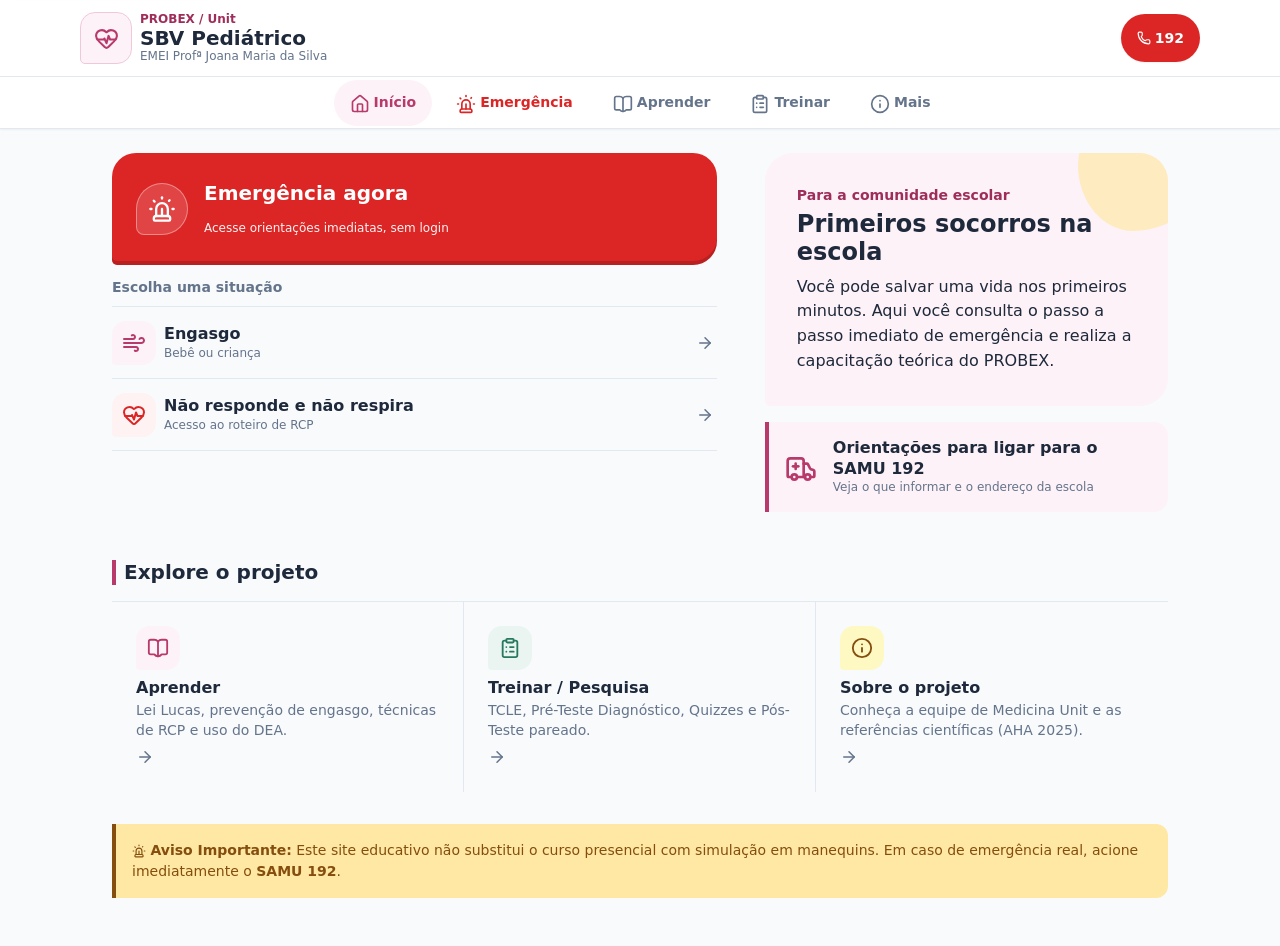
<file: index.html>
<!DOCTYPE html>
<html lang="pt-BR">
<head>
    <meta charset="UTF-8">
    <meta name="viewport" content="width=device-width, initial-scale=1.0">
    <meta name="description" content="Plataforma de Suporte Básico de Vida (SBV) Pediátrico para Educadores Leigos - Projeto Extensionista PROBEX / Unit">
    <meta name="theme-color" content="#B83A6B">
    <title>PROBEX - SBV Pediátrico na Escola</title>
    
    <!-- PWA Web App Manifest -->
    <link rel="manifest" href="manifest.json">
    <link rel="icon" type="image/svg+xml" href="data:image/svg+xml,%3Csvg xmlns='http://www.w3.org/2000/svg' viewBox='0 0 64 64'%3E%3Crect width='64' height='64' rx='14' fill='%23B83A6B'/%3E%3Cpath d='M26 14h12v12h12v12H38v12H26V38H14V26h12z' fill='%23FFFFFF'/%3E%3C/svg%3E">
    
    <!-- CSS Arquitetura Modular -->
    <link rel="stylesheet" href="assets/css/variables.css">
    <link rel="stylesheet" href="assets/css/global.css">
    <link rel="stylesheet" href="assets/css/componentes.css">
</head>
<body>

    <a class="skip-link" href="#conteudo-principal">Pular para o conteúdo</a>

    <!-- Cabeçalho Institucional -->
    <header class="app-header">
        <div class="header-content">
            <div class="brand-info">
                <span class="brand-mark" aria-hidden="true">
                    <svg class="icon" focusable="false" viewBox="0 0 24 24"><use href="assets/icons/lucide.svg#heart-pulse"></use></svg>
                </span>
                <div class="brand-copy">
                    <span class="badge-unit">PROBEX / Unit</span>
                    <h1 class="app-title">SBV Pediátrico</h1>
                    <p class="app-subtitle">EMEI Profª Joana Maria da Silva</p>
                </div>
            </div>
            <a href="tel:192" class="btn-samu-header" aria-label="Ligar para o SAMU pelo 192">
                <svg class="icon" aria-hidden="true" focusable="false" viewBox="0 0 24 24"><use href="assets/icons/lucide.svg#phone"></use></svg>
                <span>192</span>
            </a>
        </div>
    </header>

    <!-- Conteúdo Principal / Home -->
    <main class="main-content home-container" id="conteudo-principal" tabindex="-1">
        
        <div class="home-top-grid">
            <!-- AÇÃO CRÍTICA: Botão de Emergência Rápida (Alto Contraste) -->
            <section class="emergency-action-section" aria-label="Acesso Rápido de Emergência">
                <a href="emergencia/index.html" class="btn-emergency-main">
                    <span class="btn-emergency-icon" aria-hidden="true"><svg class="icon" focusable="false" viewBox="0 0 24 24"><use href="assets/icons/lucide.svg#siren"></use></svg></span>
                    <span class="btn-emergency-text">Emergência agora</span>
                    <span class="btn-emergency-sub">Acesse orientações imediatas, sem login</span>
                </a>

                <!-- Atalhos Rápidos por Tipo de Ocorrência -->
                <p class="quick-shortcuts-label">Escolha uma situação</p>
                <div class="quick-shortcuts-grid">
                    <a href="emergencia/index.html#engasgo" class="shortcut-card shortcut-engasgo">
                        <span class="shortcut-icon" aria-hidden="true"><svg class="icon" focusable="false" viewBox="0 0 24 24"><use href="assets/icons/lucide.svg#wind"></use></svg></span>
                        <div class="shortcut-info">
                            <strong>Engasgo</strong>
                            <small>Bebê ou criança</small>
                        </div>
                        <span class="shortcut-arrow" aria-hidden="true"><svg class="icon" focusable="false" viewBox="0 0 24 24"><use href="assets/icons/lucide.svg#arrow-right"></use></svg></span>
                    </a>
                    <a href="emergencia/index.html#pcr" class="shortcut-card shortcut-pcr">
                        <span class="shortcut-icon" aria-hidden="true"><svg class="icon" focusable="false" viewBox="0 0 24 24"><use href="assets/icons/lucide.svg#heart-pulse"></use></svg></span>
                        <div class="shortcut-info">
                            <strong>Não responde e não respira</strong>
                            <small>Acesso ao roteiro de RCP</small>
                        </div>
                        <span class="shortcut-arrow" aria-hidden="true"><svg class="icon" focusable="false" viewBox="0 0 24 24"><use href="assets/icons/lucide.svg#arrow-right"></use></svg></span>
                    </a>
                </div>
            </section>

            <div class="home-side-column">
                <!-- Mensagem de Abertura / Propósito -->
                <section class="hero-card" aria-labelledby="hero-title">
                    <p class="home-kicker">Para a comunidade escolar</p>
                    <h2 id="hero-title" class="hero-title">Primeiros socorros na escola</h2>
                    <p class="hero-text">
                        Você pode salvar uma vida nos primeiros minutos. Aqui você consulta o passo a passo imediato de emergência e realiza a capacitação teórica do PROBEX.
                    </p>
                </section>

                <!-- Botão Fixo de Acionamento Direto do 192 -->
                <section class="samu-call-section">
                    <a href="emergencia/ligar-192.html" class="btn-samu-banner" aria-label="Ver orientações para ligar para o SAMU pelo 192">
                        <span class="samu-icon" aria-hidden="true"><svg class="icon" focusable="false" viewBox="0 0 24 24"><use href="assets/icons/lucide.svg#ambulance"></use></svg></span>
                        <div class="samu-text">
                            <strong>Orientações para ligar para o SAMU 192</strong>
                            <span>Veja o que informar e o endereço da escola</span>
                        </div>
                    </a>
                </section>
            </div>
        </div>

        <!-- Módulos da Aplicação (Aprender & Treinar) -->
        <section class="home-modules-section">
            <h2 class="section-title">Explore o projeto</h2>
            <div class="modules-grid">
                
                <a href="aprender/index.html" class="module-card">
                    <div class="module-icon-wrapper bg-rosa" aria-hidden="true"><svg class="icon" focusable="false" viewBox="0 0 24 24"><use href="assets/icons/lucide.svg#book-open"></use></svg></div>
                    <div class="module-body">
                        <h3>Aprender</h3>
                        <p>Lei Lucas, prevenção de engasgo, técnicas de RCP e uso do DEA.</p>
                    </div>
                    <span class="module-card-arrow" aria-hidden="true"><svg class="icon" focusable="false" viewBox="0 0 24 24"><use href="assets/icons/lucide.svg#arrow-right"></use></svg></span>
                </a>

                <a href="pesquisa/tcle.html" class="module-card">
                    <div class="module-icon-wrapper bg-verde" aria-hidden="true"><svg class="icon" focusable="false" viewBox="0 0 24 24"><use href="assets/icons/lucide.svg#clipboard-list"></use></svg></div>
                    <div class="module-body">
                        <h3>Treinar / Pesquisa</h3>
                        <p>TCLE, Pré-Teste Diagnóstico, Quizzes e Pós-Teste pareado.</p>
                    </div>
                    <span class="module-card-arrow" aria-hidden="true"><svg class="icon" focusable="false" viewBox="0 0 24 24"><use href="assets/icons/lucide.svg#arrow-right"></use></svg></span>
                </a>

                <a href="institucional/sobre.html" class="module-card">
                    <div class="module-icon-wrapper bg-amarelo" aria-hidden="true"><svg class="icon" focusable="false" viewBox="0 0 24 24"><use href="assets/icons/lucide.svg#info"></use></svg></div>
                    <div class="module-body">
                        <h3>Sobre o projeto</h3>
                        <p>Conheça a equipe de Medicina Unit e as referências científicas (AHA 2025).</p>
                    </div>
                    <span class="module-card-arrow" aria-hidden="true"><svg class="icon" focusable="false" viewBox="0 0 24 24"><use href="assets/icons/lucide.svg#arrow-right"></use></svg></span>
                </a>

            </div>
        </section>

        <!-- Aviso Legal Fixo de Rodapé -->
        <aside class="legal-notice-banner" role="note">
            <svg class="icon" aria-hidden="true" focusable="false" viewBox="0 0 24 24"><use href="assets/icons/lucide.svg#siren"></use></svg>
            <strong>Aviso Importante:</strong> Este site educativo não substitui o curso presencial com simulação em manequins. Em caso de emergência real, acione imediatamente o <strong>SAMU 192</strong>.
        </aside>
    </main>

    <!-- Navegação Inferior Fixa (Bottom Nav - 4 Abas) -->
    <nav class="bottom-nav" aria-label="Navegação Principal">
        <a href="index.html" class="nav-item ativo" aria-current="page">
            <span class="nav-icon" aria-hidden="true"><svg class="icon" focusable="false" viewBox="0 0 24 24"><use href="assets/icons/lucide.svg#house"></use></svg></span>
            <span class="nav-label">Início</span>
        </a>
        <a href="emergencia/index.html" class="nav-item nav-emergency">
            <span class="nav-icon" aria-hidden="true"><svg class="icon" focusable="false" viewBox="0 0 24 24"><use href="assets/icons/lucide.svg#siren"></use></svg></span>
            <span class="nav-label">Emergência</span>
        </a>
        <a href="aprender/index.html" class="nav-item">
            <span class="nav-icon" aria-hidden="true"><svg class="icon" focusable="false" viewBox="0 0 24 24"><use href="assets/icons/lucide.svg#book-open"></use></svg></span>
            <span class="nav-label">Aprender</span>
        </a>
        <a href="pesquisa/tcle.html" class="nav-item">
            <span class="nav-icon" aria-hidden="true"><svg class="icon" focusable="false" viewBox="0 0 24 24"><use href="assets/icons/lucide.svg#clipboard-list"></use></svg></span>
            <span class="nav-label">Treinar</span>
        </a>
        <a href="institucional/sobre.html" class="nav-item">
            <span class="nav-icon" aria-hidden="true"><svg class="icon" focusable="false" viewBox="0 0 24 24"><use href="assets/icons/lucide.svg#info"></use></svg></span>
            <span class="nav-label">Mais</span>
        </a>
    </nav>

</body>
</html>
</file>
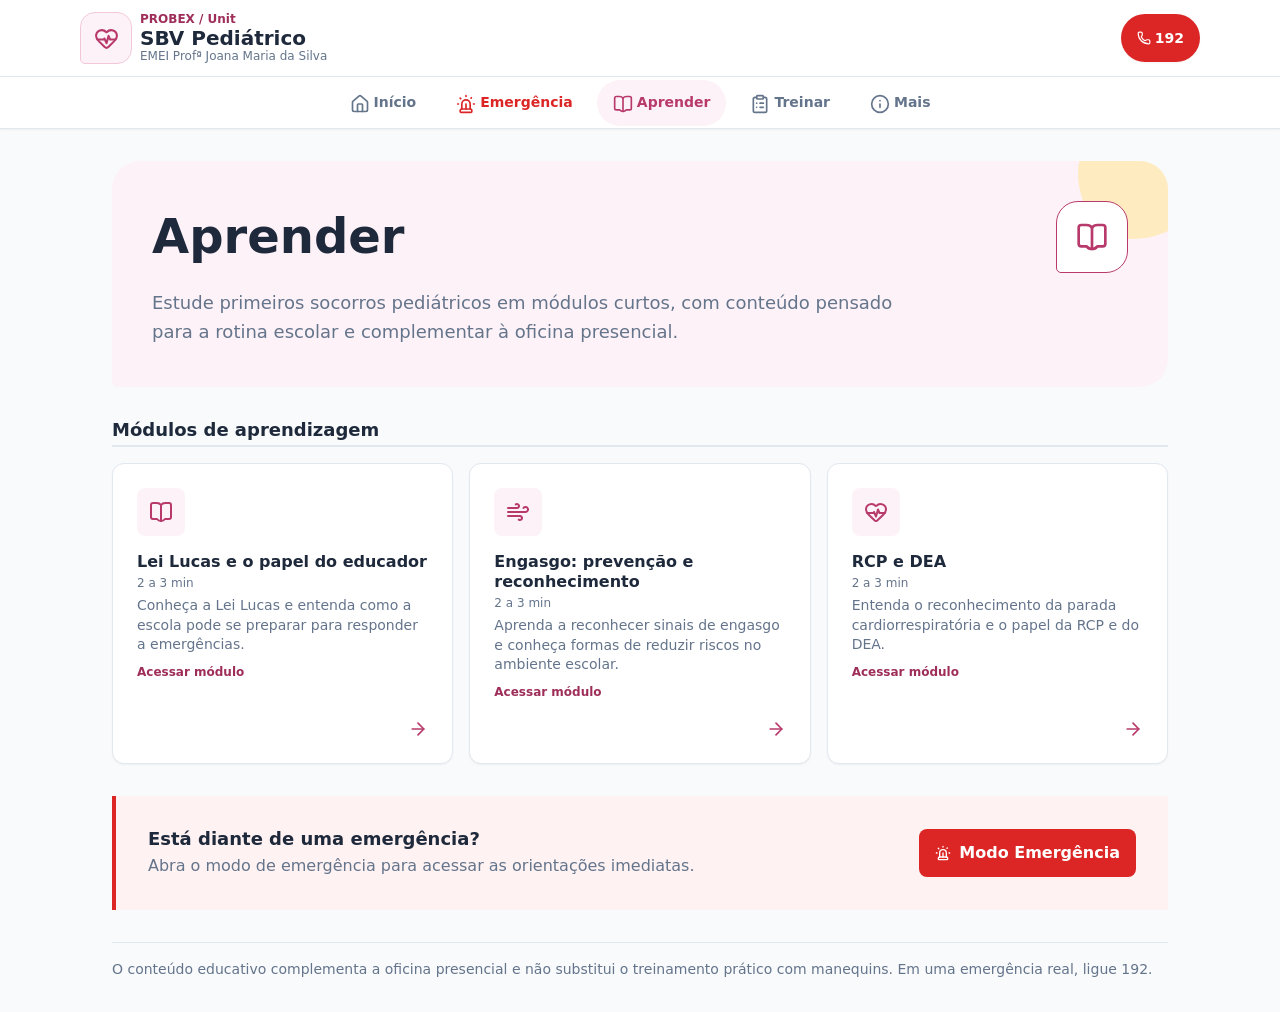
<file: aprender/index.html>
<!DOCTYPE html>
<html lang="pt-BR">
<head>
    <meta charset="UTF-8">
    <meta name="viewport" content="width=device-width, initial-scale=1.0">
    <meta name="description" content="Módulos educativos de primeiros socorros pediátricos para educadores da EMEI Professora Joana Maria da Silva.">
    <meta name="theme-color" content="#B83A6B">
    <title>Aprender | SBV Pediátrico</title>

    <link rel="manifest" href="../manifest.json">
    <link rel="stylesheet" href="../assets/css/variables.css">
    <link rel="stylesheet" href="../assets/css/global.css">
    <link rel="stylesheet" href="../assets/css/componentes.css">
</head>
<body>
    <a class="skip-link" href="#conteudo-principal">Pular para o conteúdo</a>

    <header class="app-header">
        <div class="header-content">
            <div class="brand-info">
                <span class="brand-mark" aria-hidden="true">
                    <svg class="icon" focusable="false" viewBox="0 0 24 24"><use href="../assets/icons/lucide.svg#heart-pulse"></use></svg>
                </span>
                <div class="brand-copy">
                    <span class="badge-unit">PROBEX / Unit</span>
                    <span class="app-title">SBV Pediátrico</span>
                    <p class="app-subtitle">EMEI Profª Joana Maria da Silva</p>
                </div>
            </div>
            <a href="tel:192" class="btn-samu-header" aria-label="Ligar para o SAMU pelo 192">
                <svg class="icon" aria-hidden="true" focusable="false" viewBox="0 0 24 24"><use href="../assets/icons/lucide.svg#phone"></use></svg>
                <span>192</span>
            </a>
        </div>
    </header>

    <main class="main-content learning-page" id="conteudo-principal" tabindex="-1">
        <section class="learning-intro learning-intro--card" aria-labelledby="learning-title">
            <div class="learning-intro-copy">
                <div class="learning-intro-heading">
                    <h1 id="learning-title">Aprender</h1>
                    <span class="learning-intro-mark" aria-hidden="true">
                        <svg class="icon" focusable="false" viewBox="0 0 24 24"><use href="../assets/icons/lucide.svg#book-open"></use></svg>
                    </span>
                </div>
                <p>Estude primeiros socorros pediátricos em módulos curtos, com conteúdo pensado para a rotina escolar e complementar à oficina presencial.</p>
            </div>
        </section>

        <section aria-labelledby="learning-modules-title">
            <h2 class="section-title" id="learning-modules-title">Módulos de aprendizagem</h2>
            <div class="learning-modules-grid">
                <a class="module-card learning-module learning-module-link" href="modulo-lei-lucas.html">
                    <div class="module-icon-wrapper bg-rosa" aria-hidden="true">
                        <svg class="icon" focusable="false" viewBox="0 0 24 24"><use href="../assets/icons/lucide.svg#book-open"></use></svg>
                    </div>
                    <div class="module-body">
                        <div class="learning-module-heading">
                            <h3>Lei Lucas e o papel do educador</h3>
                            <span class="learning-duration">2 a 3 min</span>
                        </div>
                        <p>Conheça a Lei Lucas e entenda como a escola pode se preparar para responder a emergências.</p>
                        <span class="learning-status learning-status--available">Acessar módulo</span>
                    </div>
                    <svg class="icon learning-module-arrow" aria-hidden="true" focusable="false" viewBox="0 0 24 24"><use href="../assets/icons/lucide.svg#arrow-right"></use></svg>
                </a>

                <a class="module-card learning-module learning-module-link" href="modulo-ovace.html">
                    <div class="module-icon-wrapper bg-rosa" aria-hidden="true">
                        <svg class="icon" focusable="false" viewBox="0 0 24 24"><use href="../assets/icons/lucide.svg#wind"></use></svg>
                    </div>
                    <div class="module-body">
                        <div class="learning-module-heading">
                            <h3>Engasgo: prevenção e reconhecimento</h3>
                            <span class="learning-duration">2 a 3 min</span>
                        </div>
                        <p>Aprenda a reconhecer sinais de engasgo e conheça formas de reduzir riscos no ambiente escolar.</p>
                        <span class="learning-status learning-status--available">Acessar módulo</span>
                    </div>
                    <svg class="icon learning-module-arrow" aria-hidden="true" focusable="false" viewBox="0 0 24 24"><use href="../assets/icons/lucide.svg#arrow-right"></use></svg>
                </a>

                <a class="module-card learning-module learning-module-link" href="modulo-rcp.html">
                    <div class="module-icon-wrapper bg-rosa" aria-hidden="true">
                        <svg class="icon" focusable="false" viewBox="0 0 24 24"><use href="../assets/icons/lucide.svg#heart-pulse"></use></svg>
                    </div>
                    <div class="module-body">
                        <div class="learning-module-heading">
                            <h3>RCP e DEA</h3>
                            <span class="learning-duration">2 a 3 min</span>
                        </div>
                        <p>Entenda o reconhecimento da parada cardiorrespiratória e o papel da RCP e do DEA.</p>
                        <span class="learning-status learning-status--available">Acessar módulo</span>
                    </div>
                    <svg class="icon learning-module-arrow" aria-hidden="true" focusable="false" viewBox="0 0 24 24"><use href="../assets/icons/lucide.svg#arrow-right"></use></svg>
                </a>
            </div>
        </section>

        <section class="learning-emergency" aria-labelledby="learning-emergency-title">
            <div>
                <h2 id="learning-emergency-title">Está diante de uma emergência?</h2>
                <p>Abra o modo de emergência para acessar as orientações imediatas.</p>
            </div>
            <a class="learning-emergency-link" href="../emergencia/index.html">
                <svg class="icon" aria-hidden="true" focusable="false" viewBox="0 0 24 24"><use href="../assets/icons/lucide.svg#siren"></use></svg>
                Modo Emergência
            </a>
        </section>

        <aside class="learning-note" role="note">
            O conteúdo educativo complementa a oficina presencial e não substitui o treinamento prático com manequins. Em uma emergência real, ligue 192.
        </aside>
    </main>

    <nav class="bottom-nav" aria-label="Navegação Principal">
        <a href="../index.html" class="nav-item">
            <span class="nav-icon" aria-hidden="true"><svg class="icon" focusable="false" viewBox="0 0 24 24"><use href="../assets/icons/lucide.svg#house"></use></svg></span>
            <span class="nav-label">Início</span>
        </a>
        <a href="../emergencia/index.html" class="nav-item nav-emergency">
            <span class="nav-icon" aria-hidden="true"><svg class="icon" focusable="false" viewBox="0 0 24 24"><use href="../assets/icons/lucide.svg#siren"></use></svg></span>
            <span class="nav-label">Emergência</span>
        </a>
        <a href="index.html" class="nav-item ativo" aria-current="page">
            <span class="nav-icon" aria-hidden="true"><svg class="icon" focusable="false" viewBox="0 0 24 24"><use href="../assets/icons/lucide.svg#book-open"></use></svg></span>
            <span class="nav-label">Aprender</span>
        </a>
        <a href="../pesquisa/tcle.html" class="nav-item">
            <span class="nav-icon" aria-hidden="true"><svg class="icon" focusable="false" viewBox="0 0 24 24"><use href="../assets/icons/lucide.svg#clipboard-list"></use></svg></span>
            <span class="nav-label">Treinar</span>
        </a>
        <a href="../institucional/sobre.html" class="nav-item">
            <span class="nav-icon" aria-hidden="true"><svg class="icon" focusable="false" viewBox="0 0 24 24"><use href="../assets/icons/lucide.svg#info"></use></svg></span>
            <span class="nav-label">Mais</span>
        </a>
    </nav>
</body>
</html>
</file>
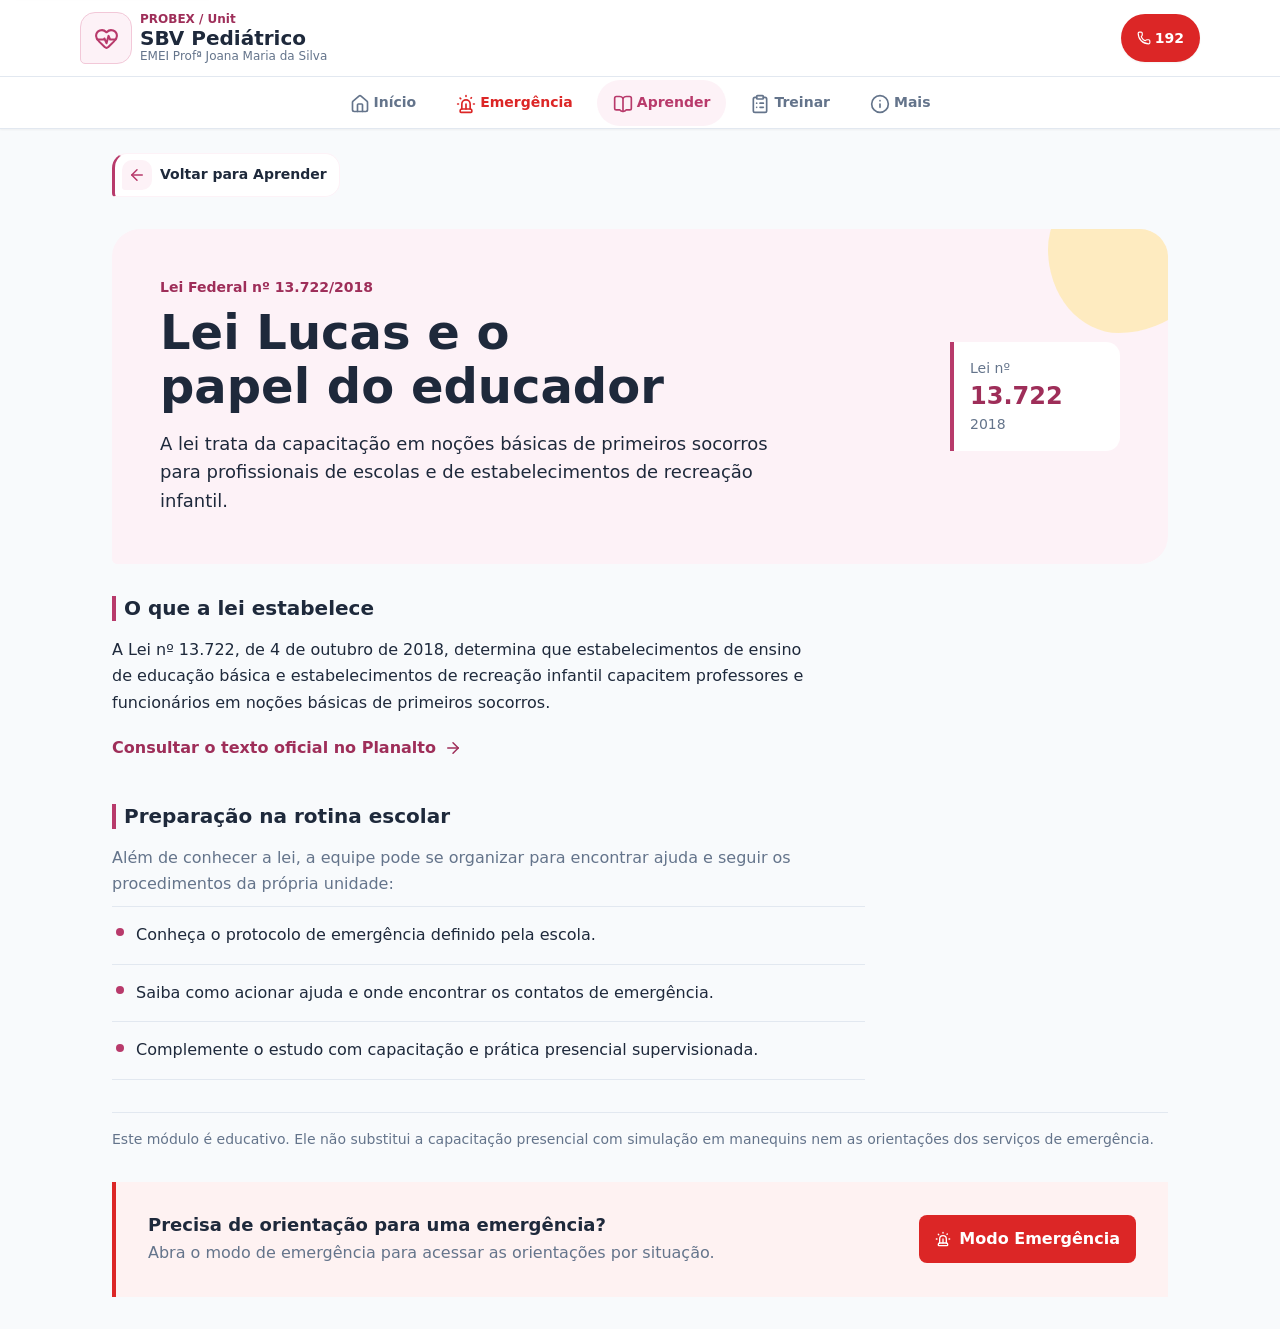
<file: aprender/modulo-lei-lucas.html>
<!DOCTYPE html>
<html lang="pt-BR">
<head>
    <meta charset="UTF-8">
    <meta name="viewport" content="width=device-width, initial-scale=1.0">
    <meta name="description" content="Entenda a Lei Lucas e sua relação com a preparação para primeiros socorros no ambiente escolar.">
    <meta name="theme-color" content="#B83A6B">
    <title>Lei Lucas | SBV Pediátrico</title>

    <link rel="manifest" href="../manifest.json">
    <link rel="stylesheet" href="../assets/css/variables.css">
    <link rel="stylesheet" href="../assets/css/global.css">
    <link rel="stylesheet" href="../assets/css/componentes.css">
</head>
<body>
    <a class="skip-link" href="#conteudo-principal">Pular para o conteúdo</a>

    <header class="app-header">
        <div class="header-content">
            <div class="brand-info">
                <span class="brand-mark" aria-hidden="true">
                    <svg class="icon" focusable="false" viewBox="0 0 24 24"><use href="../assets/icons/lucide.svg#heart-pulse"></use></svg>
                </span>
                <div class="brand-copy">
                    <span class="badge-unit">PROBEX / Unit</span>
                    <span class="app-title">SBV Pediátrico</span>
                    <p class="app-subtitle">EMEI Profª Joana Maria da Silva</p>
                </div>
            </div>
            <a href="tel:192" class="btn-samu-header" aria-label="Ligar para o SAMU pelo 192">
                <svg class="icon" aria-hidden="true" focusable="false" viewBox="0 0 24 24"><use href="../assets/icons/lucide.svg#phone"></use></svg>
                <span>192</span>
            </a>
        </div>
    </header>

    <main class="main-content learning-page learning-module-page" id="conteudo-principal" tabindex="-1">
        <a class="link-voltar" href="index.html">
            <svg class="icon" aria-hidden="true" focusable="false" viewBox="0 0 24 24"><use href="../assets/icons/lucide.svg#arrow-left"></use></svg>
            Voltar para Aprender
        </a>

        <section class="law-hero" aria-labelledby="law-title">
            <div class="law-hero-copy">
                <p class="law-eyebrow">Lei Federal nº 13.722/2018</p>
                <h1 id="law-title">Lei Lucas e o papel do educador</h1>
                <p>A lei trata da capacitação em noções básicas de primeiros socorros para profissionais de escolas e de estabelecimentos de recreação infantil.</p>
            </div>
            <div class="law-number" aria-label="Lei número 13.722, de 2018">
                <span>Lei nº</span>
                <strong>13.722</strong>
                <span>2018</span>
            </div>
        </section>

        <section class="law-section" aria-labelledby="law-summary-title">
            <h2 id="law-summary-title">O que a lei estabelece</h2>
            <p>A Lei nº 13.722, de 4 de outubro de 2018, determina que estabelecimentos de ensino de educação básica e estabelecimentos de recreação infantil capacitem professores e funcionários em noções básicas de primeiros socorros.</p>
            <a class="law-source-link" href="https://www.planalto.gov.br/ccivil_03/_ato2015-2018/2018/lei/l13722.htm" target="_blank" rel="noopener noreferrer">
                Consultar o texto oficial no Planalto
                <svg class="icon" aria-hidden="true" focusable="false" viewBox="0 0 24 24"><use href="../assets/icons/lucide.svg#arrow-right"></use></svg>
            </a>
        </section>

        <section class="law-section" aria-labelledby="school-preparation-title">
            <h2 id="school-preparation-title">Preparação na rotina escolar</h2>
            <p class="law-section-intro">Além de conhecer a lei, a equipe pode se organizar para encontrar ajuda e seguir os procedimentos da própria unidade:</p>
            <ul class="law-principles">
                <li>Conheça o protocolo de emergência definido pela escola.</li>
                <li>Saiba como acionar ajuda e onde encontrar os contatos de emergência.</li>
                <li>Complemente o estudo com capacitação e prática presencial supervisionada.</li>
            </ul>
        </section>

        <aside class="learning-note" role="note">
            Este módulo é educativo. Ele não substitui a capacitação presencial com simulação em manequins nem as orientações dos serviços de emergência.
        </aside>

        <section class="learning-emergency" aria-labelledby="law-emergency-title">
            <div>
                <h2 id="law-emergency-title">Precisa de orientação para uma emergência?</h2>
                <p>Abra o modo de emergência para acessar as orientações por situação.</p>
            </div>
            <a class="learning-emergency-link" href="../emergencia/index.html">
                <svg class="icon" aria-hidden="true" focusable="false" viewBox="0 0 24 24"><use href="../assets/icons/lucide.svg#siren"></use></svg>
                Modo Emergência
            </a>
        </section>
    </main>

    <nav class="bottom-nav" aria-label="Navegação Principal">
        <a href="../index.html" class="nav-item">
            <span class="nav-icon" aria-hidden="true"><svg class="icon" focusable="false" viewBox="0 0 24 24"><use href="../assets/icons/lucide.svg#house"></use></svg></span>
            <span class="nav-label">Início</span>
        </a>
        <a href="../emergencia/index.html" class="nav-item nav-emergency">
            <span class="nav-icon" aria-hidden="true"><svg class="icon" focusable="false" viewBox="0 0 24 24"><use href="../assets/icons/lucide.svg#siren"></use></svg></span>
            <span class="nav-label">Emergência</span>
        </a>
        <a href="index.html" class="nav-item ativo" aria-current="true">
            <span class="nav-icon" aria-hidden="true"><svg class="icon" focusable="false" viewBox="0 0 24 24"><use href="../assets/icons/lucide.svg#book-open"></use></svg></span>
            <span class="nav-label">Aprender</span>
        </a>
        <a href="../pesquisa/tcle.html" class="nav-item">
            <span class="nav-icon" aria-hidden="true"><svg class="icon" focusable="false" viewBox="0 0 24 24"><use href="../assets/icons/lucide.svg#clipboard-list"></use></svg></span>
            <span class="nav-label">Treinar</span>
        </a>
        <a href="../institucional/sobre.html" class="nav-item">
            <span class="nav-icon" aria-hidden="true"><svg class="icon" focusable="false" viewBox="0 0 24 24"><use href="../assets/icons/lucide.svg#info"></use></svg></span>
            <span class="nav-label">Mais</span>
        </a>
    </nav>
</body>
</html>
</file>
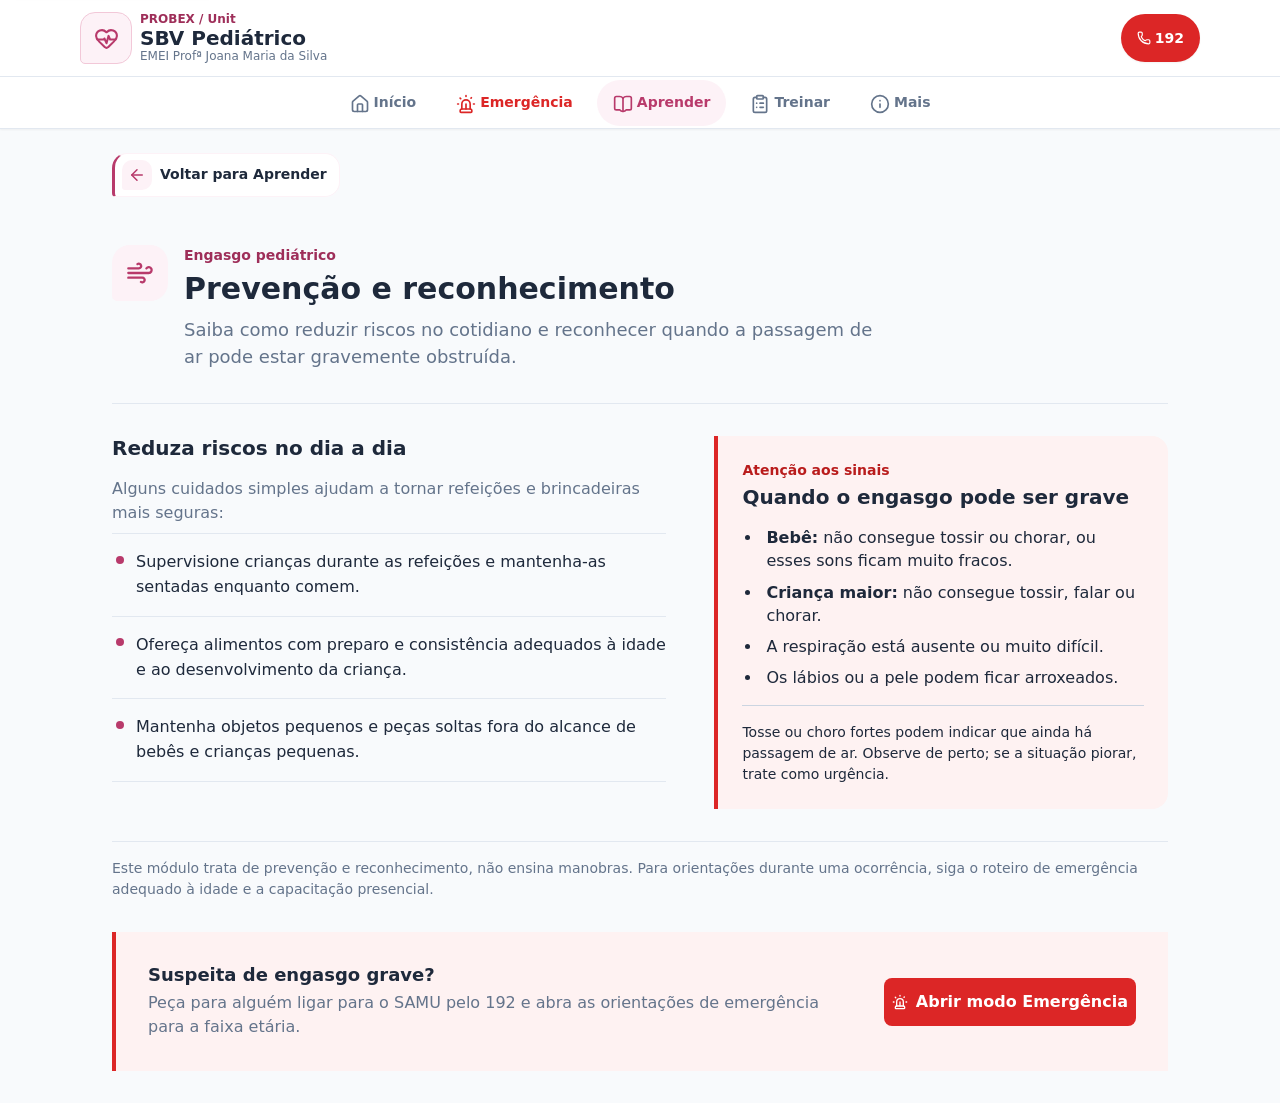
<file: aprender/modulo-ovace.html>
<!DOCTYPE html>
<html lang="pt-BR">
<head>
    <meta charset="UTF-8">
    <meta name="viewport" content="width=device-width, initial-scale=1.0">
    <meta name="description" content="Aprenda formas gerais de reduzir riscos de engasgo e reconhecer sinais de obstrução grave em crianças.">
    <meta name="theme-color" content="#B83A6B">
    <title>Engasgo: prevenção e reconhecimento | SBV Pediátrico</title>

    <link rel="manifest" href="../manifest.json">
    <link rel="stylesheet" href="../assets/css/variables.css">
    <link rel="stylesheet" href="../assets/css/global.css">
    <link rel="stylesheet" href="../assets/css/componentes.css">
</head>
<body>
    <a class="skip-link" href="#conteudo-principal">Pular para o conteúdo</a>

    <header class="app-header">
        <div class="header-content">
            <div class="brand-info">
                <span class="brand-mark" aria-hidden="true">
                    <svg class="icon" focusable="false" viewBox="0 0 24 24"><use href="../assets/icons/lucide.svg#heart-pulse"></use></svg>
                </span>
                <div class="brand-copy">
                    <span class="badge-unit">PROBEX / Unit</span>
                    <span class="app-title">SBV Pediátrico</span>
                    <p class="app-subtitle">EMEI Profª Joana Maria da Silva</p>
                </div>
            </div>
            <a href="tel:192" class="btn-samu-header" aria-label="Ligar para o SAMU pelo 192">
                <svg class="icon" aria-hidden="true" focusable="false" viewBox="0 0 24 24"><use href="../assets/icons/lucide.svg#phone"></use></svg>
                <span>192</span>
            </a>
        </div>
    </header>

    <main class="main-content learning-page learning-module-page choking-page" id="conteudo-principal" tabindex="-1">
        <a class="link-voltar" href="index.html">
            <svg class="icon" aria-hidden="true" focusable="false" viewBox="0 0 24 24"><use href="../assets/icons/lucide.svg#arrow-left"></use></svg>
            Voltar para Aprender
        </a>

        <section class="choking-intro" aria-labelledby="choking-title">
            <span class="choking-topic-icon" aria-hidden="true">
                <svg class="icon" focusable="false" viewBox="0 0 24 24"><use href="../assets/icons/lucide.svg#wind"></use></svg>
            </span>
            <div class="choking-intro-copy">
                <p class="choking-eyebrow">Engasgo pediátrico</p>
                <h1 id="choking-title">Prevenção e reconhecimento</h1>
                <p>Saiba como reduzir riscos no cotidiano e reconhecer quando a passagem de ar pode estar gravemente obstruída.</p>
            </div>
        </section>

        <div class="choking-overview">
            <section class="choking-prevention" aria-labelledby="choking-prevention-title">
                <h2 id="choking-prevention-title">Reduza riscos no dia a dia</h2>
                <p>Alguns cuidados simples ajudam a tornar refeições e brincadeiras mais seguras:</p>
                <ul class="choking-prevention-list">
                    <li>Supervisione crianças durante as refeições e mantenha-as sentadas enquanto comem.</li>
                    <li>Ofereça alimentos com preparo e consistência adequados à idade e ao desenvolvimento da criança.</li>
                    <li>Mantenha objetos pequenos e peças soltas fora do alcance de bebês e crianças pequenas.</li>
                </ul>
            </section>

            <aside class="choking-signs" role="note" aria-labelledby="choking-signs-title">
                <p class="choking-signs-label">Atenção aos sinais</p>
                <h2 id="choking-signs-title">Quando o engasgo pode ser grave</h2>
                <ul>
                    <li><strong>Bebê:</strong> não consegue tossir ou chorar, ou esses sons ficam muito fracos.</li>
                    <li><strong>Criança maior:</strong> não consegue tossir, falar ou chorar.</li>
                    <li>A respiração está ausente ou muito difícil.</li>
                    <li>Os lábios ou a pele podem ficar arroxeados.</li>
                </ul>
                <p class="choking-signs-note">Tosse ou choro fortes podem indicar que ainda há passagem de ar. Observe de perto; se a situação piorar, trate como urgência.</p>
            </aside>
        </div>

        <aside class="learning-note" role="note">
            Este módulo trata de prevenção e reconhecimento, não ensina manobras. Para orientações durante uma ocorrência, siga o roteiro de emergência adequado à idade e a capacitação presencial.
        </aside>

        <section class="learning-emergency" aria-labelledby="choking-emergency-title">
            <div>
                <h2 id="choking-emergency-title">Suspeita de engasgo grave?</h2>
                <p>Peça para alguém ligar para o SAMU pelo 192 e abra as orientações de emergência para a faixa etária.</p>
            </div>
            <a class="learning-emergency-link" href="../emergencia/index.html#engasgo">
                <svg class="icon" aria-hidden="true" focusable="false" viewBox="0 0 24 24"><use href="../assets/icons/lucide.svg#siren"></use></svg>
                Abrir modo Emergência
            </a>
        </section>
    </main>

    <nav class="bottom-nav" aria-label="Navegação Principal">
        <a href="../index.html" class="nav-item">
            <span class="nav-icon" aria-hidden="true"><svg class="icon" focusable="false" viewBox="0 0 24 24"><use href="../assets/icons/lucide.svg#house"></use></svg></span>
            <span class="nav-label">Início</span>
        </a>
        <a href="../emergencia/index.html" class="nav-item nav-emergency">
            <span class="nav-icon" aria-hidden="true"><svg class="icon" focusable="false" viewBox="0 0 24 24"><use href="../assets/icons/lucide.svg#siren"></use></svg></span>
            <span class="nav-label">Emergência</span>
        </a>
        <a href="index.html" class="nav-item ativo" aria-current="true">
            <span class="nav-icon" aria-hidden="true"><svg class="icon" focusable="false" viewBox="0 0 24 24"><use href="../assets/icons/lucide.svg#book-open"></use></svg></span>
            <span class="nav-label">Aprender</span>
        </a>
        <a href="../pesquisa/tcle.html" class="nav-item">
            <span class="nav-icon" aria-hidden="true"><svg class="icon" focusable="false" viewBox="0 0 24 24"><use href="../assets/icons/lucide.svg#clipboard-list"></use></svg></span>
            <span class="nav-label">Treinar</span>
        </a>
        <a href="../institucional/sobre.html" class="nav-item">
            <span class="nav-icon" aria-hidden="true"><svg class="icon" focusable="false" viewBox="0 0 24 24"><use href="../assets/icons/lucide.svg#info"></use></svg></span>
            <span class="nav-label">Mais</span>
        </a>
    </nav>
</body>
</html>
</file>
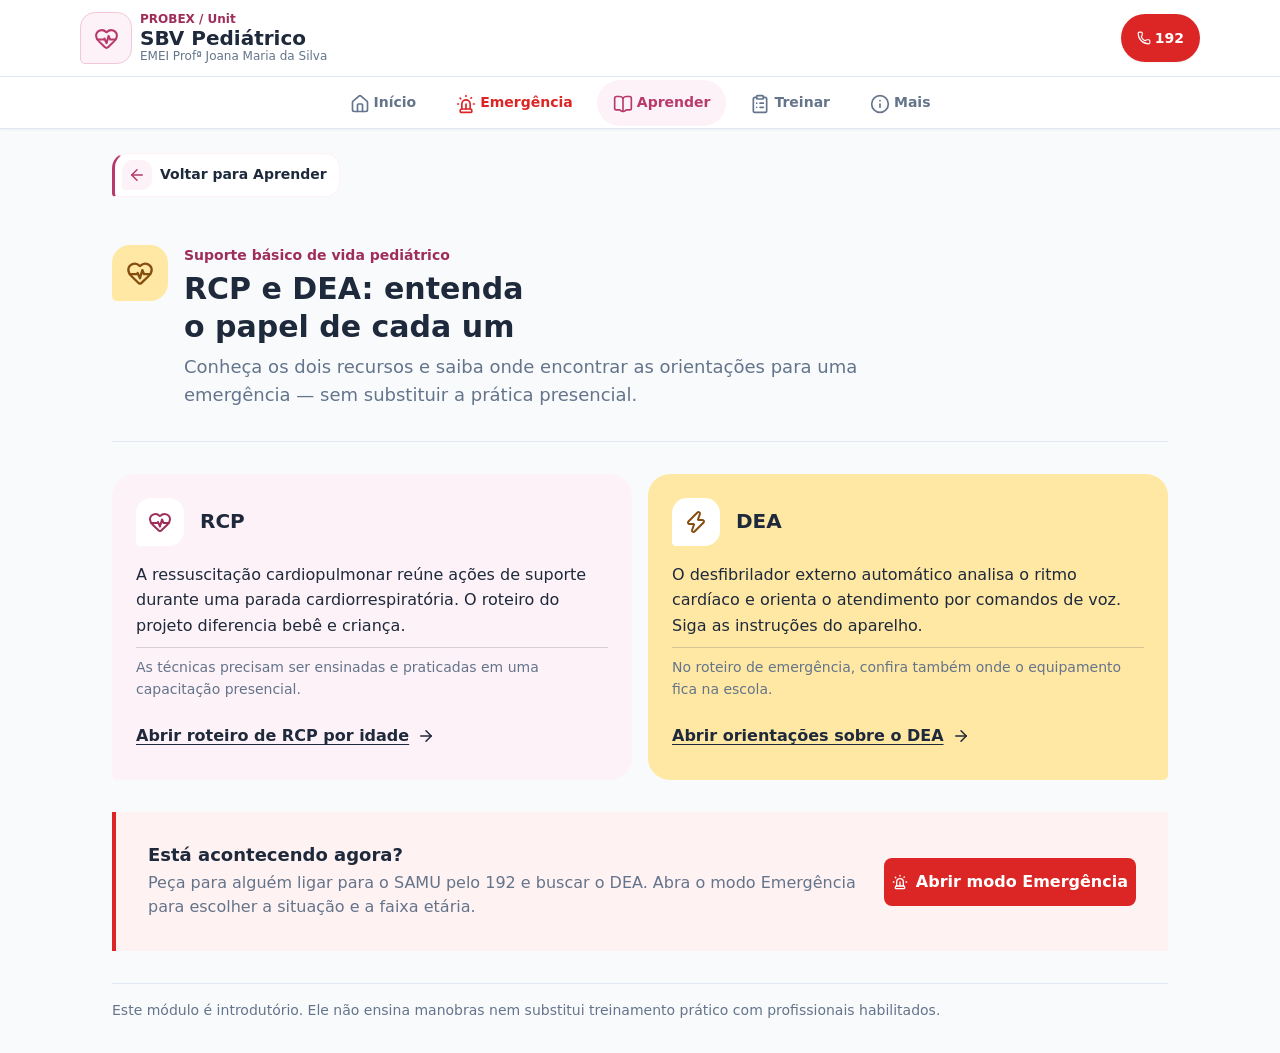
<file: aprender/modulo-rcp.html>
<!DOCTYPE html>
<html lang="pt-BR">
<head>
    <meta charset="UTF-8">
    <meta name="viewport" content="width=device-width, initial-scale=1.0">
    <meta name="description" content="Conheça o papel da RCP e do DEA no suporte básico de vida pediátrico e encontre os roteiros de emergência.">
    <meta name="theme-color" content="#B83A6B">
    <title>RCP e DEA | SBV Pediátrico</title>

    <link rel="manifest" href="../manifest.json">
    <link rel="stylesheet" href="../assets/css/variables.css">
    <link rel="stylesheet" href="../assets/css/global.css">
    <link rel="stylesheet" href="../assets/css/componentes.css">
</head>
<body>
    <a class="skip-link" href="#conteudo-principal">Pular para o conteúdo</a>

    <header class="app-header">
        <div class="header-content">
            <div class="brand-info">
                <span class="brand-mark" aria-hidden="true">
                    <svg class="icon" focusable="false" viewBox="0 0 24 24"><use href="../assets/icons/lucide.svg#heart-pulse"></use></svg>
                </span>
                <div class="brand-copy">
                    <span class="badge-unit">PROBEX / Unit</span>
                    <span class="app-title">SBV Pediátrico</span>
                    <p class="app-subtitle">EMEI Profª Joana Maria da Silva</p>
                </div>
            </div>
            <a href="tel:192" class="btn-samu-header" aria-label="Ligar para o SAMU pelo 192">
                <svg class="icon" aria-hidden="true" focusable="false" viewBox="0 0 24 24"><use href="../assets/icons/lucide.svg#phone"></use></svg>
                <span>192</span>
            </a>
        </div>
    </header>

    <main class="main-content learning-page learning-module-page cpr-page" id="conteudo-principal" tabindex="-1">
        <a class="link-voltar" href="index.html">
            <svg class="icon" aria-hidden="true" focusable="false" viewBox="0 0 24 24"><use href="../assets/icons/lucide.svg#arrow-left"></use></svg>
            Voltar para Aprender
        </a>

        <section class="cpr-intro" aria-labelledby="cpr-title">
            <span class="cpr-intro-mark" aria-hidden="true">
                <svg class="icon" focusable="false" viewBox="0 0 24 24"><use href="../assets/icons/lucide.svg#heart-pulse"></use></svg>
            </span>
            <div class="cpr-intro-copy">
                <p class="cpr-eyebrow">Suporte básico de vida pediátrico</p>
                <h1 id="cpr-title">RCP e DEA: entenda o papel de cada um</h1>
                <p>Conheça os dois recursos e saiba onde encontrar as orientações para uma emergência — sem substituir a prática presencial.</p>
            </div>
        </section>

        <section class="cpr-role-grid" aria-label="Papéis da RCP e do DEA">
            <article class="cpr-role cpr-role--rcp" aria-labelledby="cpr-role-title">
                <div class="cpr-role-heading">
                    <span class="cpr-role-icon" aria-hidden="true">
                        <svg class="icon" focusable="false" viewBox="0 0 24 24"><use href="../assets/icons/lucide.svg#heart-pulse"></use></svg>
                    </span>
                    <h2 id="cpr-role-title">RCP</h2>
                </div>
                <p>A ressuscitação cardiopulmonar reúne ações de suporte durante uma parada cardiorrespiratória. O roteiro do projeto diferencia bebê e criança.</p>
                <p class="cpr-role-note">As técnicas precisam ser ensinadas e praticadas em uma capacitação presencial.</p>
                <a class="cpr-role-link" href="../emergencia/index.html#pcr">
                    Abrir roteiro de RCP por idade
                    <svg class="icon" aria-hidden="true" focusable="false" viewBox="0 0 24 24"><use href="../assets/icons/lucide.svg#arrow-right"></use></svg>
                </a>
            </article>

            <article class="cpr-role cpr-role--dea" aria-labelledby="dea-role-title">
                <div class="cpr-role-heading">
                    <span class="cpr-role-icon" aria-hidden="true">
                        <svg class="icon" focusable="false" viewBox="0 0 24 24"><use href="../assets/icons/lucide.svg#zap"></use></svg>
                    </span>
                    <h2 id="dea-role-title">DEA</h2>
                </div>
                <p>O desfibrilador externo automático analisa o ritmo cardíaco e orienta o atendimento por comandos de voz. Siga as instruções do aparelho.</p>
                <p class="cpr-role-note">No roteiro de emergência, confira também onde o equipamento fica na escola.</p>
                <a class="cpr-role-link" href="../emergencia/dea.html">
                    Abrir orientações sobre o DEA
                    <svg class="icon" aria-hidden="true" focusable="false" viewBox="0 0 24 24"><use href="../assets/icons/lucide.svg#arrow-right"></use></svg>
                </a>
            </article>
        </section>

        <section class="learning-emergency" aria-labelledby="cpr-emergency-title">
            <div>
                <h2 id="cpr-emergency-title">Está acontecendo agora?</h2>
                <p>Peça para alguém ligar para o SAMU pelo 192 e buscar o DEA. Abra o modo Emergência para escolher a situação e a faixa etária.</p>
            </div>
            <a class="learning-emergency-link" href="../emergencia/index.html#pcr">
                <svg class="icon" aria-hidden="true" focusable="false" viewBox="0 0 24 24"><use href="../assets/icons/lucide.svg#siren"></use></svg>
                Abrir modo Emergência
            </a>
        </section>

        <aside class="learning-note" role="note">
            Este módulo é introdutório. Ele não ensina manobras nem substitui treinamento prático com profissionais habilitados.
        </aside>
    </main>

    <nav class="bottom-nav" aria-label="Navegação Principal">
        <a href="../index.html" class="nav-item">
            <span class="nav-icon" aria-hidden="true"><svg class="icon" focusable="false" viewBox="0 0 24 24"><use href="../assets/icons/lucide.svg#house"></use></svg></span>
            <span class="nav-label">Início</span>
        </a>
        <a href="../emergencia/index.html" class="nav-item nav-emergency">
            <span class="nav-icon" aria-hidden="true"><svg class="icon" focusable="false" viewBox="0 0 24 24"><use href="../assets/icons/lucide.svg#siren"></use></svg></span>
            <span class="nav-label">Emergência</span>
        </a>
        <a href="index.html" class="nav-item ativo" aria-current="true">
            <span class="nav-icon" aria-hidden="true"><svg class="icon" focusable="false" viewBox="0 0 24 24"><use href="../assets/icons/lucide.svg#book-open"></use></svg></span>
            <span class="nav-label">Aprender</span>
        </a>
        <a href="../pesquisa/tcle.html" class="nav-item">
            <span class="nav-icon" aria-hidden="true"><svg class="icon" focusable="false" viewBox="0 0 24 24"><use href="../assets/icons/lucide.svg#clipboard-list"></use></svg></span>
            <span class="nav-label">Treinar</span>
        </a>
        <a href="../institucional/sobre.html" class="nav-item">
            <span class="nav-icon" aria-hidden="true"><svg class="icon" focusable="false" viewBox="0 0 24 24"><use href="../assets/icons/lucide.svg#info"></use></svg></span>
            <span class="nav-label">Mais</span>
        </a>
    </nav>
</body>
</html>
</file>
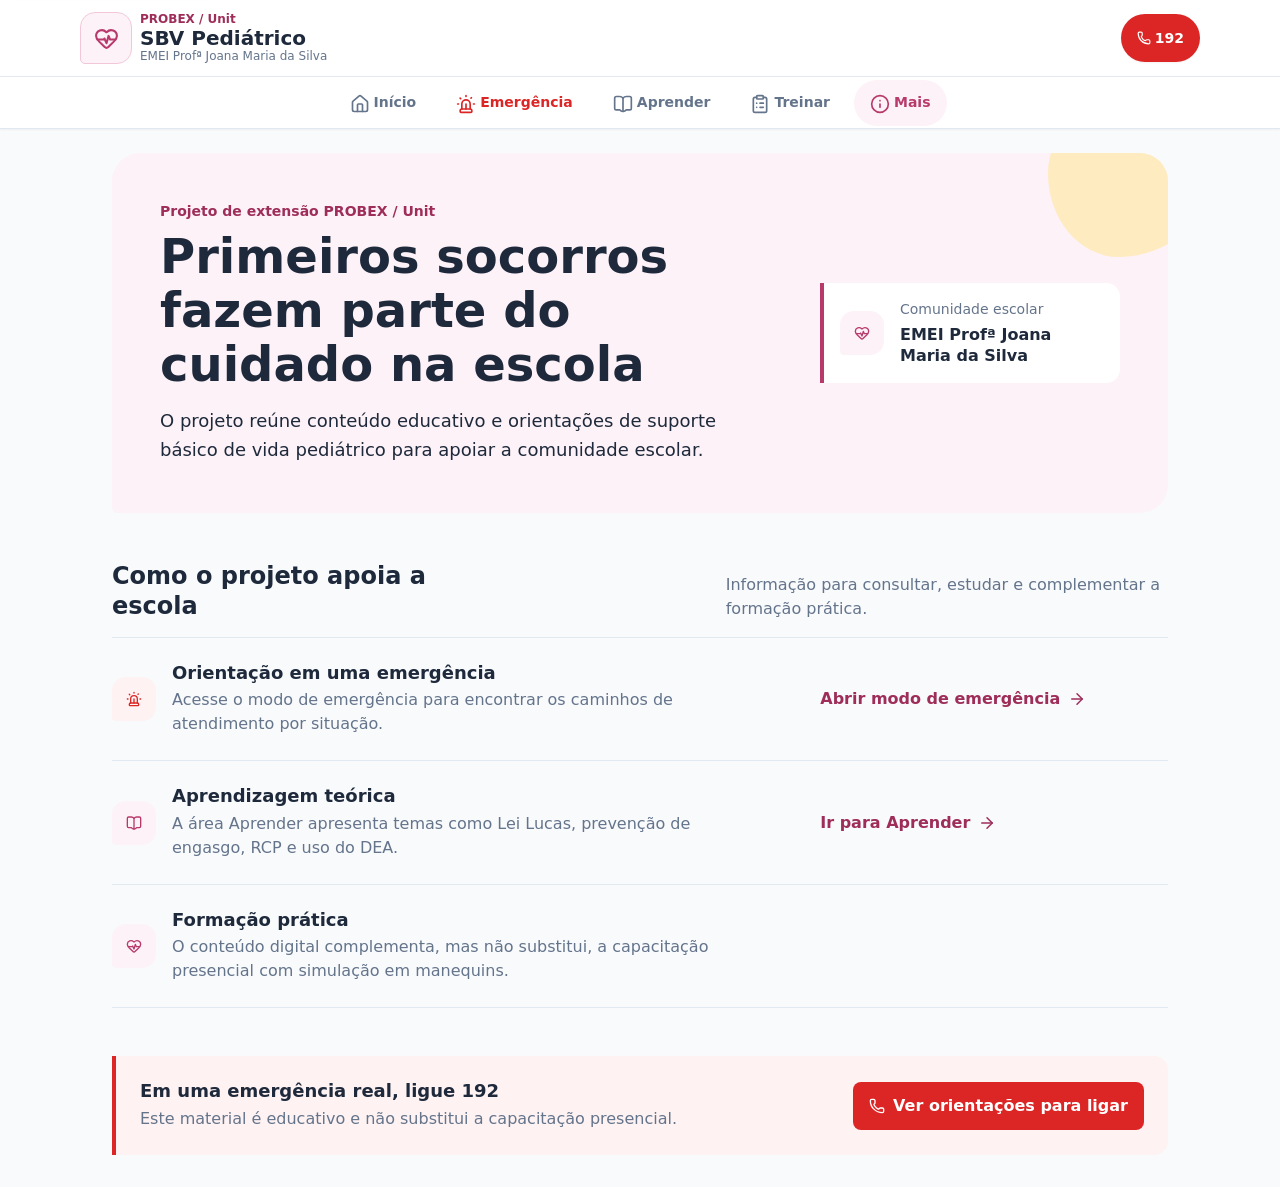
<file: institucional/sobre.html>
<!DOCTYPE html>
<html lang="pt-BR">
<head>
    <meta charset="UTF-8">
    <meta name="viewport" content="width=device-width, initial-scale=1.0">
    <meta name="description" content="Conheça o projeto PROBEX / Unit de suporte básico de vida pediátrico na escola.">
    <meta name="theme-color" content="#B83A6B">
    <title>Sobre o projeto | SBV Pediátrico</title>

    <link rel="manifest" href="../manifest.json">
    <link rel="stylesheet" href="../assets/css/variables.css">
    <link rel="stylesheet" href="../assets/css/global.css">
    <link rel="stylesheet" href="../assets/css/componentes.css">
</head>
<body>
    <a class="skip-link" href="#conteudo-principal">Pular para o conteúdo</a>

    <header class="app-header">
        <div class="header-content">
            <div class="brand-info">
                <span class="brand-mark" aria-hidden="true">
                    <svg class="icon" focusable="false" viewBox="0 0 24 24"><use href="../assets/icons/lucide.svg#heart-pulse"></use></svg>
                </span>
                <div class="brand-copy">
                    <span class="badge-unit">PROBEX / Unit</span>
                    <span class="app-title">SBV Pediátrico</span>
                    <p class="app-subtitle">EMEI Profª Joana Maria da Silva</p>
                </div>
            </div>
            <a href="tel:192" class="btn-samu-header" aria-label="Ligar para o SAMU pelo 192">
                <svg class="icon" aria-hidden="true" focusable="false" viewBox="0 0 24 24"><use href="../assets/icons/lucide.svg#phone"></use></svg>
                <span>192</span>
            </a>
        </div>
    </header>

    <main class="main-content about-page" id="conteudo-principal" tabindex="-1">
        <section class="about-hero" aria-labelledby="about-title">
            <div class="about-hero-copy">
                <p class="about-eyebrow">Projeto de extensão PROBEX / Unit</p>
                <h1 id="about-title">Primeiros socorros fazem parte do cuidado na escola</h1>
                <p>O projeto reúne conteúdo educativo e orientações de suporte básico de vida pediátrico para apoiar a comunidade escolar.</p>
            </div>
            <div class="about-school-marker">
                <span class="about-school-icon" aria-hidden="true">
                    <svg class="icon" focusable="false" viewBox="0 0 24 24"><use href="../assets/icons/lucide.svg#heart-pulse"></use></svg>
                </span>
                <div>
                    <span>Comunidade escolar</span>
                    <strong>EMEI Profª Joana Maria da Silva</strong>
                </div>
            </div>
        </section>

        <section class="about-paths" aria-labelledby="about-paths-title">
            <div class="about-section-heading">
                <h2 id="about-paths-title">Como o projeto apoia a escola</h2>
                <p>Informação para consultar, estudar e complementar a formação prática.</p>
            </div>

            <div class="about-path-list">
                <article class="about-path-item">
                    <span class="about-path-icon about-path-icon--emergency" aria-hidden="true">
                        <svg class="icon" focusable="false" viewBox="0 0 24 24"><use href="../assets/icons/lucide.svg#siren"></use></svg>
                    </span>
                    <div class="about-path-copy">
                        <h3>Orientação em uma emergência</h3>
                        <p>Acesse o modo de emergência para encontrar os caminhos de atendimento por situação.</p>
                    </div>
                    <a class="about-path-link" href="../emergencia/index.html">
                        Abrir modo de emergência
                        <svg class="icon" aria-hidden="true" focusable="false" viewBox="0 0 24 24"><use href="../assets/icons/lucide.svg#arrow-right"></use></svg>
                    </a>
                </article>

                <article class="about-path-item">
                    <span class="about-path-icon" aria-hidden="true">
                        <svg class="icon" focusable="false" viewBox="0 0 24 24"><use href="../assets/icons/lucide.svg#book-open"></use></svg>
                    </span>
                    <div class="about-path-copy">
                        <h3>Aprendizagem teórica</h3>
                        <p>A área Aprender apresenta temas como Lei Lucas, prevenção de engasgo, RCP e uso do DEA.</p>
                    </div>
                    <a class="about-path-link" href="../aprender/index.html">
                        Ir para Aprender
                        <svg class="icon" aria-hidden="true" focusable="false" viewBox="0 0 24 24"><use href="../assets/icons/lucide.svg#arrow-right"></use></svg>
                    </a>
                </article>

                <article class="about-path-item">
                    <span class="about-path-icon" aria-hidden="true">
                        <svg class="icon" focusable="false" viewBox="0 0 24 24"><use href="../assets/icons/lucide.svg#heart-pulse"></use></svg>
                    </span>
                    <div class="about-path-copy">
                        <h3>Formação prática</h3>
                        <p>O conteúdo digital complementa, mas não substitui, a capacitação presencial com simulação em manequins.</p>
                    </div>
                </article>
            </div>
        </section>

        <aside class="about-safety" role="note" aria-labelledby="about-safety-title">
            <div>
                <h2 id="about-safety-title">Em uma emergência real, ligue 192</h2>
                <p>Este material é educativo e não substitui a capacitação presencial.</p>
            </div>
            <a class="about-safety-link" href="../emergencia/ligar-192.html">
                <svg class="icon" aria-hidden="true" focusable="false" viewBox="0 0 24 24"><use href="../assets/icons/lucide.svg#phone"></use></svg>
                Ver orientações para ligar
            </a>
        </aside>
    </main>

    <nav class="bottom-nav" aria-label="Navegação Principal">
        <a href="../index.html" class="nav-item">
            <span class="nav-icon" aria-hidden="true"><svg class="icon" focusable="false" viewBox="0 0 24 24"><use href="../assets/icons/lucide.svg#house"></use></svg></span>
            <span class="nav-label">Início</span>
        </a>
        <a href="../emergencia/index.html" class="nav-item nav-emergency">
            <span class="nav-icon" aria-hidden="true"><svg class="icon" focusable="false" viewBox="0 0 24 24"><use href="../assets/icons/lucide.svg#siren"></use></svg></span>
            <span class="nav-label">Emergência</span>
        </a>
        <a href="../aprender/index.html" class="nav-item">
            <span class="nav-icon" aria-hidden="true"><svg class="icon" focusable="false" viewBox="0 0 24 24"><use href="../assets/icons/lucide.svg#book-open"></use></svg></span>
            <span class="nav-label">Aprender</span>
        </a>
        <a href="../pesquisa/tcle.html" class="nav-item">
            <span class="nav-icon" aria-hidden="true"><svg class="icon" focusable="false" viewBox="0 0 24 24"><use href="../assets/icons/lucide.svg#clipboard-list"></use></svg></span>
            <span class="nav-label">Treinar</span>
        </a>
        <a href="sobre.html" class="nav-item ativo" aria-current="page">
            <span class="nav-icon" aria-hidden="true"><svg class="icon" focusable="false" viewBox="0 0 24 24"><use href="../assets/icons/lucide.svg#info"></use></svg></span>
            <span class="nav-label">Mais</span>
        </a>
    </nav>
</body>
</html>
</file>
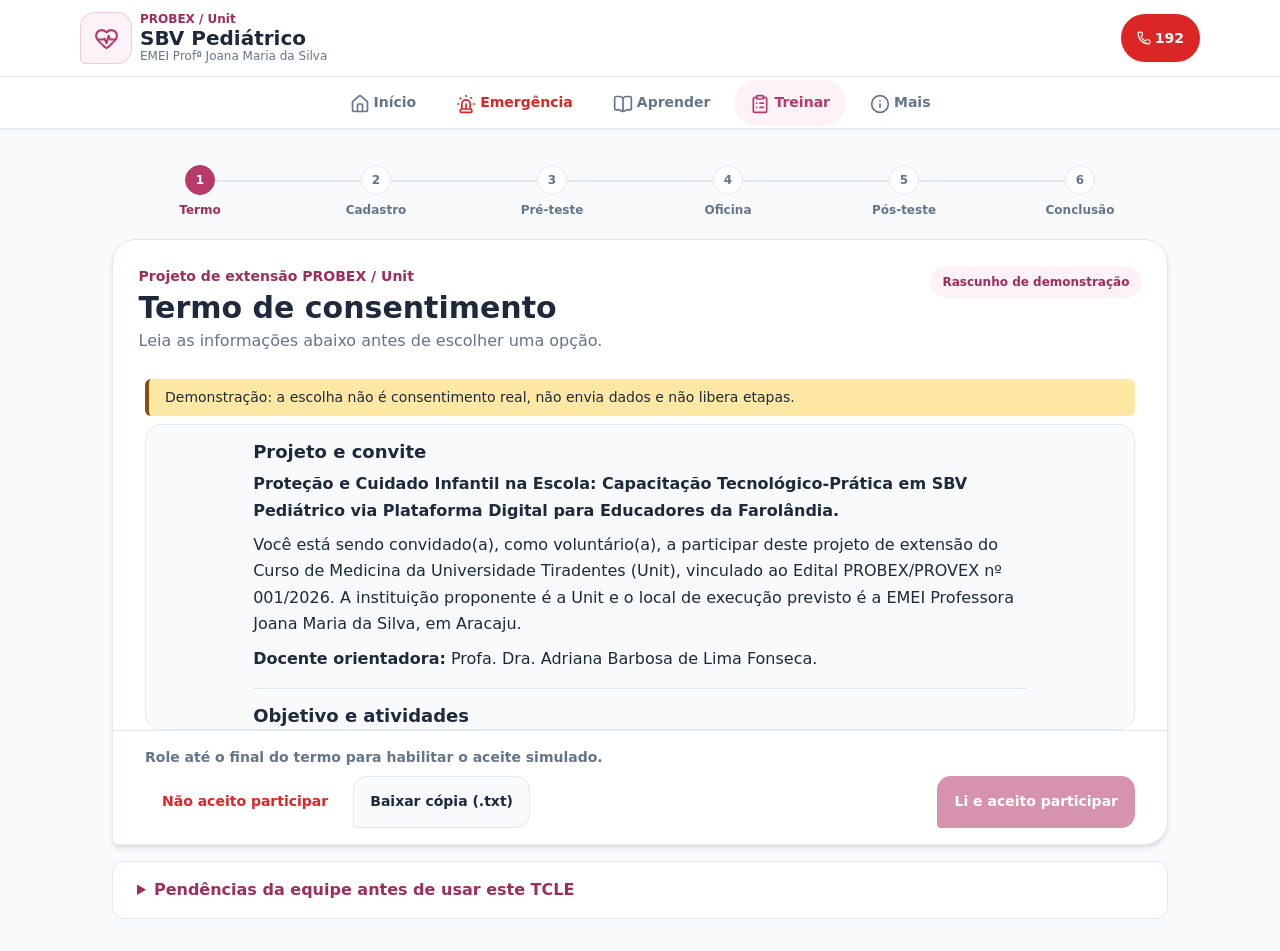
<file: pesquisa/tcle.html>
<!DOCTYPE html>
<html lang="pt-BR">
<head>
    <meta charset="UTF-8">
    <meta name="viewport" content="width=device-width, initial-scale=1.0">
    <meta name="description" content="Rascunho do Termo de Consentimento Livre e Esclarecido do projeto de primeiros socorros pediátricos.">
    <meta name="theme-color" content="#B83A6B">
    <title>Consentimento | SBV Pediátrico</title>

    <link rel="manifest" href="../manifest.json">
    <link rel="stylesheet" href="../assets/css/variables.css">
    <link rel="stylesheet" href="../assets/css/global.css">
    <link rel="stylesheet" href="../assets/css/componentes.css">
    <link rel="stylesheet" href="../assets/css/pesquisa.css">
</head>
<body>
    <a class="skip-link" href="#conteudo-principal">Pular para o conteúdo</a>

    <header class="app-header" aria-label="Identificação do projeto">
        <div class="header-content">
            <div class="brand-info">
                <span class="brand-mark" aria-hidden="true">
                    <svg class="icon" focusable="false" viewBox="0 0 24 24"><use href="../assets/icons/lucide.svg#heart-pulse"></use></svg>
                </span>
                <div class="brand-copy">
                    <span class="badge-unit">PROBEX / Unit</span>
                    <span class="app-title">SBV Pediátrico</span>
                    <p class="app-subtitle">EMEI Profª Joana Maria da Silva</p>
                </div>
            </div>
            <a href="tel:192" class="btn-samu-header" aria-label="Ligar para o SAMU pelo 192">
                <svg class="icon" aria-hidden="true" focusable="false" viewBox="0 0 24 24"><use href="../assets/icons/lucide.svg#phone"></use></svg>
                <span>192</span>
            </a>
        </div>
    </header>

    <main class="main-content consent-page" id="conteudo-principal" tabindex="-1">
        <div class="consent-content">
            <ol class="consent-progress" aria-label="Etapas previstas da pesquisa">
                <li class="consent-progress-step" aria-current="step">
                    <span class="consent-step-marker" aria-hidden="true">1</span>
                    <span class="consent-step-label">Termo</span>
                </li>
                <li class="consent-progress-step">
                    <span class="consent-step-marker" aria-hidden="true">2</span>
                    <span class="consent-step-label">Cadastro</span>
                </li>
                <li class="consent-progress-step">
                    <span class="consent-step-marker" aria-hidden="true">3</span>
                    <span class="consent-step-label">Pré-teste</span>
                </li>
                <li class="consent-progress-step">
                    <span class="consent-step-marker" aria-hidden="true">4</span>
                    <span class="consent-step-label">Oficina</span>
                </li>
                <li class="consent-progress-step">
                    <span class="consent-step-marker" aria-hidden="true">5</span>
                    <span class="consent-step-label">Pós-teste</span>
                </li>
                <li class="consent-progress-step">
                    <span class="consent-step-marker" aria-hidden="true">6</span>
                    <span class="consent-step-label">Conclusão</span>
                </li>
            </ol>

            <section class="consent-panel" aria-labelledby="consent-title">
                <header class="consent-panel-heading">
                    <div>
                        <p class="consent-kicker">Projeto de extensão PROBEX / Unit</p>
                        <h1 id="consent-title">Termo de consentimento</h1>
                        <p>Leia as informações abaixo antes de escolher uma opção.</p>
                    </div>
                    <span class="consent-draft-label">Rascunho de demonstração</span>
                </header>

                <aside class="consent-draft-notice" role="note">
                    Demonstração: a escolha não é consentimento real, não envia dados e não libera etapas.
                </aside>

                <div class="consent-reader" id="consent-reader" role="region" aria-label="Texto do termo" aria-describedby="consent-feedback" tabindex="0">
                    <article class="consent-document" id="consent-document">
                    <section class="consent-section" aria-labelledby="consent-about-title">
                        <h2 id="consent-about-title">Projeto e convite</h2>
                        <p><strong>Proteção e Cuidado Infantil na Escola: Capacitação Tecnológico-Prática em SBV Pediátrico via Plataforma Digital para Educadores da Farolândia.</strong></p>
                        <p>Você está sendo convidado(a), como voluntário(a), a participar deste projeto de extensão do Curso de Medicina da Universidade Tiradentes (Unit), vinculado ao Edital PROBEX/PROVEX nº 001/2026. A instituição proponente é a Unit e o local de execução previsto é a EMEI Professora Joana Maria da Silva, em Aracaju.</p>
                        <p><strong>Docente orientadora:</strong> Profa. Dra. Adriana Barbosa de Lima Fonseca.</p>
                    </section>

                    <section class="consent-section" aria-labelledby="consent-activities-title">
                        <h2 id="consent-activities-title">Objetivo e atividades</h2>
                        <p>O projeto pretende capacitar educadores e colaboradores da EMEI para agir diante de engasgo e parada cardiorrespiratória em bebês e crianças, combinando oficina prática supervisionada e recursos digitais de aprendizagem.</p>
                        <p>A proposta está alinhada à Lei Federal nº 13.722/2018, conhecida como Lei Lucas, relacionada à capacitação em primeiros socorros no ambiente escolar.</p>
                        <ul>
                            <li>Responder a um pré-teste com 12 perguntas sobre conhecimentos prévios.</li>
                            <li>Participar de uma oficina presencial supervisionada, com manequins, para praticar compressões torácicas e manobras de desobstrução das vias aéreas.</li>
                            <li>Usar a plataforma do projeto para estudar, responder a quizzes e cenários e realizar um pós-teste com as mesmas 12 perguntas, em ordem diferente.</li>
                        </ul>
                        <p>A duração, o calendário e o tempo necessário para cada atividade ainda precisam ser definidos pela equipe.</p>
                    </section>

                    <section class="consent-section" aria-labelledby="consent-risks-title">
                        <h2 id="consent-risks-title">Riscos e desconfortos</h2>
                        <p>O documento de referência considera mínimos os riscos da participação. Pode haver cansaço ao responder aos questionários ou leve desconforto muscular ou postural durante a prática com os manequins. A equipe prevê oferecer pausas, ajustar o ritmo e acompanhar a atividade. Você poderá interromper ou recusar qualquer atividade a qualquer momento.</p>
                    </section>

                    <section class="consent-section" aria-labelledby="consent-benefits-title">
                        <h2 id="consent-benefits-title">Benefícios e remuneração</h2>
                        <p>Não haverá compensação financeira ou remuneração. O benefício esperado é desenvolver conhecimentos e habilidades práticas de primeiros socorros para situações envolvendo bebês e crianças. O projeto não garante um benefício individual específico.</p>
                    </section>

                    <section class="consent-section" aria-labelledby="consent-choice-title">
                        <h2 id="consent-choice-title">Participação voluntária</h2>
                        <p>Sua participação é voluntária. Recusar ou desistir não deve gerar sanção nem prejuízo profissional ou administrativo perante a escola, a Unit ou a equipe do projeto. O Modo Emergência do site continuará acessível sem cadastro. A forma de comunicar a desistência e o tratamento de dados já fornecidos precisam ser detalhados antes da coleta.</p>
                    </section>

                    <section class="consent-section" aria-labelledby="consent-data-title">
                        <h2 id="consent-data-title">Privacidade e dados</h2>
                        <p>O TCLE de referência prevê sigilo e análise agregada das informações. O roteiro do site prevê cadastro com nome, função na escola, e-mail ou telefone, senha e código interno, além de respostas a testes, quizzes e registro de progresso. Esses itens são previstos para uma etapa futura; esta demonstração não pede, envia ou armazena nenhum deles.</p>
                        <p>Como o cadastro e o código podem permitir relacionar respostas à participação de uma pessoa, a equipe precisa confirmar como os dados serão protegidos e se a análise será identificável, codificada ou anônima. Também faltam definir acesso, armazenamento, prazo de guarda, descarte e direitos sobre os dados.</p>
                    </section>

                    <section class="consent-section" aria-labelledby="consent-image-title">
                        <h2 id="consent-image-title">Imagem e voz</h2>
                        <p>O documento de referência prevê solicitar autorização para fotografar ou filmar as atividades e usar esse material em relatórios do projeto, apresentações acadêmicas (incluindo a SEMEX 2027) e na plataforma educativa, sem exploração comercial.</p>
                        <p>Essa autorização deve ser uma escolha separada e opcional: autorizar ou não autorizar não pode definir a participação na pesquisa. As opções previstas são:</p>
                        <ul>
                            <li><strong>Autorizo:</strong> o registro fotográfico e videográfico e os usos descritos acima.</li>
                            <li><strong>Não autorizo:</strong> o uso da minha imagem e voz.</li>
                        </ul>
                        <p>Esta demonstração não registra essa escolha; a forma de autorização e os canais de divulgação precisam ser confirmados.</p>
                    </section>

                    <section class="consent-section" aria-labelledby="consent-declaration-title">
                        <h2 id="consent-declaration-title">Declaração de consentimento</h2>
                        <p>Texto proposto para a versão final: “Declaro que li e compreendi as informações sobre os objetivos, procedimentos, riscos e benefícios do projeto, que pude esclarecer minhas dúvidas e que concordo voluntariamente em participar.”</p>
                        <p>O processo digital ainda precisa definir como o aceite será registrado e como a pessoa participante receberá uma cópia do termo. O botão desta página é apenas uma simulação.</p>
                    </section>

                    <section class="consent-section" aria-labelledby="consent-contacts-title">
                        <h2 id="consent-contacts-title">Dúvidas e contatos</h2>
                        <p>Em caso de dúvidas sobre o projeto, seus direitos como participante ou aspectos da atividade, o documento de referência indica estes contatos:</p>
                        <ul>
                            <li><strong>Profa. Dra. Adriana Barbosa de Lima Fonseca:</strong> <a href="mailto:adriana.barbosa73@souunit.com.br">adriana.barbosa73@souunit.com.br</a></li>
                            <li><strong>Discente Emilly Cristina Santos Aires:</strong> <a href="mailto:emilly.aires@souunit.com.br">emilly.aires@souunit.com.br</a></li>
                        </ul>
                    </section>
                    </article>
                </div>

                <footer class="consent-actions">
                    <p class="consent-feedback" id="consent-feedback" role="status" aria-live="polite" aria-atomic="true">Role até o final do termo para habilitar o aceite simulado.</p>
                    <div class="consent-choice-buttons">
                        <button class="consent-choice consent-choice--decline" type="button" data-consent-choice="decline" aria-label="Não aceito participar">
                            <span class="consent-choice-full">Não aceito participar</span>
                            <span class="consent-choice-short" aria-hidden="true">Não aceito</span>
                        </button>
                        <button class="consent-choice consent-choice--download" type="button" id="consent-download" aria-label="Baixar cópia do termo em texto">
                            <span class="consent-choice-full">Baixar cópia (.txt)</span>
                            <span class="consent-choice-short" aria-hidden="true">Baixar</span>
                        </button>
                        <button class="consent-choice consent-choice--accept" type="button" data-consent-choice="accept" aria-label="Li e aceito participar" aria-describedby="consent-feedback" disabled>
                            <span class="consent-choice-full">Li e aceito participar</span>
                            <span class="consent-choice-short" aria-hidden="true">Li e aceito</span>
                        </button>
                    </div>
                </footer>
            </section>

            <details class="consent-pending">
                <summary>Pendências da equipe antes de usar este TCLE</summary>
                <p>A referência informa o conteúdo do projeto, mas ainda faltam definições para a versão digital:</p>
                <ul>
                    <li>Duração e calendário das atividades.</li>
                    <li>Quais dados o sistema realmente solicitará, quem terá acesso, como serão protegidos e por quanto tempo serão mantidos.</li>
                    <li>Como as respostas serão associadas ao código e descritas corretamente como identificáveis, codificadas ou anônimas.</li>
                    <li>Como a pessoa poderá desistir e como será adaptada a assinatura e a entrega de uma via do TCLE digital.</li>
                    <li>Como será feita, separadamente, a escolha opcional sobre imagem e voz.</li>
                    <li>Elegibilidade dos participantes e situação da aprovação ética, incluindo dados do CEP/CAAE, se aplicáveis.</li>
                </ul>
            </details>
        </div>
    </main>

    <nav class="bottom-nav" aria-label="Navegação principal">
        <a href="../index.html" class="nav-item">
            <span class="nav-icon" aria-hidden="true"><svg class="icon" focusable="false" viewBox="0 0 24 24"><use href="../assets/icons/lucide.svg#house"></use></svg></span>
            <span class="nav-label">Início</span>
        </a>
        <a href="../emergencia/index.html" class="nav-item nav-emergency">
            <span class="nav-icon" aria-hidden="true"><svg class="icon" focusable="false" viewBox="0 0 24 24"><use href="../assets/icons/lucide.svg#siren"></use></svg></span>
            <span class="nav-label">Emergência</span>
        </a>
        <a href="../aprender/index.html" class="nav-item">
            <span class="nav-icon" aria-hidden="true"><svg class="icon" focusable="false" viewBox="0 0 24 24"><use href="../assets/icons/lucide.svg#book-open"></use></svg></span>
            <span class="nav-label">Aprender</span>
        </a>
        <a href="tcle.html" class="nav-item ativo" aria-current="page">
            <span class="nav-icon" aria-hidden="true"><svg class="icon" focusable="false" viewBox="0 0 24 24"><use href="../assets/icons/lucide.svg#clipboard-list"></use></svg></span>
            <span class="nav-label">Treinar</span>
        </a>
        <a href="../institucional/sobre.html" class="nav-item">
            <span class="nav-icon" aria-hidden="true"><svg class="icon" focusable="false" viewBox="0 0 24 24"><use href="../assets/icons/lucide.svg#info"></use></svg></span>
            <span class="nav-label">Mais</span>
        </a>
    </nav>

    <script src="../js/modules/tcle.js" defer></script>
</body>
</html>
</file>
<file: assets/css/variables.css>
/* ==========================================================================
   PROBEX - SBV Pediátrico na Escola
   Design Tokens & Variáveis CSS (assets/css/variables.css)
   ========================================================================== */

:root {
  /* --- Paleta de Cores Oficial (Diretriz PROBEX / Unit) --- */
  --cor-principal: #B83A6B;        /* Rosa institucional */
  --cor-principal-hover: #9E2E59;  /* Rosa tom escuro para hover */
  --cor-principal-leve: #FDF2F7;   /* Rosa muito claro para fundos/cards */

  --cor-suporte: #26795F;          /* Verde acertos, progresso e sucesso */
  --cor-suporte-hover: #1E604B;    /* Verde escuro hover */
  --cor-suporte-leve: #EAF5F1;     /* Verde claro para fundos */

  --cor-emergencia: #DC2626;       /* Vermelho alerta / emergência alto contraste */
  --cor-emergencia-hover: #B91C1C; /* Vermelho escuro hover */
  --cor-emergencia-leve: #FEF2F2;  /* Vermelho muito claro */

  --cor-destaque: #FFE8A3;         /* Amarelo avisos e destaques */
  --cor-destaque-texto: #854D0E;   /* Amarelo texto escuro legível */

  --cor-fundo: #FFFFFF;            /* Branco puro */
  --cor-fundo-alt: #F8FAFC;        /* Cinza neutro muito claro */
  --cor-superficie: #FFFFFF;       /* Cor de superfícies de cards/modais */

  /* --- Cores Neutras / Texto --- */
  --cor-texto: #1E293B;            /* Grafite escuro / Slate 800 */
  --cor-texto-suave: #64748B;      /* Cinza médio / Slate 500 */
  --cor-texto-inverso: #FFFFFF;    /* Texto sobre fundo escuro/colorido */
  --cor-texto-inverso-suave: #E2E8F0; /* Texto secundário sobre fundo escuro */
  --cor-borda: #E2E8F0;            /* Cinza claro para bordas */
  --cor-borda-forte: #CBD5E1;      /* Cinza intermediário */

  /* --- Tipografia (Fontes Locais & Fallbacks) --- */
  --fonte-geral: 'Nunito', system-ui, -apple-system, BlinkMacSystemFont, 'Segoe UI', Roboto, Helvetica, Arial, sans-serif;
  --fonte-emergencia: 'Atkinson Hyperlegible', 'Nunito', system-ui, -apple-system, sans-serif;

  /* --- Tamanhos de Fonte --- */
  --tamanho-fonte-xs: 0.75rem;     /* 12px */
  --tamanho-fonte-sm: 0.875rem;    /* 14px */
  --tamanho-fonte-md: 1rem;        /* 16px - Leitura base / passo a passo */
  --tamanho-fonte-lg: 1.125rem;    /* 18px - Botões de emergência mínimos */
  --tamanho-fonte-xl: 1.25rem;     /* 20px */
  --tamanho-fonte-2xl: 1.5rem;     /* 24px */
  --tamanho-fonte-3xl: 1.875rem;   /* 30px */

  /* --- Pesos de Fonte --- */
  --peso-regular: 400;
  --peso-semibold: 600;
  --peso-bold: 700;
  --peso-extrabold: 800;

  /* --- Espaçamentos (Grid / Layout) --- */
  --espaco-xs: 0.25rem;    /* 4px */
  --espaco-sm: 0.5rem;     /* 8px */
  --espaco-md: 1rem;       /* 16px */
  --espaco-lg: 1.5rem;     /* 24px */
  --espaco-xl: 2rem;       /* 32px */
  --espaco-2xl: 3rem;      /* 48px */

  /* --- Bordas Arredondadas --- */
  --raio-sm: 0.375rem;     /* 6px */
  --raio-md: 0.5rem;       /* 8px */
  --raio-lg: 0.75rem;      /* 12px */
  --raio-xl: 1rem;         /* 16px */
  --raio-full: 9999px;     /* Pílula / Botão redondo */

  /* --- Sombras --- */
  --sombra-sm: 0 1px 2px 0 rgba(0, 0, 0, 0.05);
  --sombra-md: 0 4px 6px -1px rgba(0, 0, 0, 0.1), 0 2px 4px -1px rgba(0, 0, 0, 0.06);
  --sombra-lg: 0 10px 15px -3px rgba(0, 0, 0, 0.1), 0 4px 6px -2px rgba(0, 0, 0, 0.05);
  --sombra-emergencia: 0 8px 25px rgba(220, 38, 38, 0.35);

  /* --- Dimensões de Layout & Navegação --- */
  --largura-maxima: 100%;
  --largura-tablet: 860px;
  --largura-desktop: 1120px;
  --altura-header: 64px;
  --altura-bottom-nav: 68px;

  /* --- Transições --- */
  --transicao-rapida: 0.15s ease-in-out;
  --transicao-padrao: 0.25s ease-in-out;
}
</file>
<file: assets/css/global.css>
/* ==========================================================================
   PROBEX - SBV Pediátrico na Escola
   Estilos Globais & Reset Responsivo (assets/css/global.css)
   ========================================================================== */

/* --- 1. CSS Reset & Box Model Baseline --- */
*,
*::before,
*::after {
  box-sizing: border-box;
  margin: 0;
  padding: 0;
}

html {
  font-size: 16px;
  scroll-behavior: smooth;
  -webkit-text-size-adjust: 100%;
  -webkit-tap-highlight-color: transparent;
}

body {
  font-family: var(--fonte-geral);
  font-size: var(--tamanho-fonte-md);
  font-weight: var(--peso-regular);
  line-height: 1.5;
  color: var(--cor-texto);
  background-color: var(--cor-fundo-alt);
  min-height: 100vh;
  display: flex;
  flex-direction: column;
  align-items: center;
  overflow-x: hidden;
}

/* --- 2. Estrutura de Layout Responsivo (Mobile, Tablet e Desktop) --- */
.app-header,
.header-emergencia,
.main-content,
.bottom-nav {
  width: 100%;
}

.app-header,
.header-emergencia {
  order: 0;
}

.main-content {
  order: 1;
  flex: 1;
  max-width: var(--largura-maxima);
  padding: var(--espaco-md);
  padding-bottom: calc(var(--altura-bottom-nav) + var(--espaco-lg) + env(safe-area-inset-bottom, 0px));
}

.bottom-nav {
  order: 2;
}

/* --- 3. Tipografia Global & Links --- */
h1, h2, h3, h4, h5, h6 {
  font-family: var(--fonte-geral);
  font-weight: var(--peso-bold);
  line-height: 1.25;
  color: var(--cor-texto);
}

h1 { font-size: var(--tamanho-fonte-2xl); }
h2 { font-size: var(--tamanho-fonte-xl); }
h3 { font-size: var(--tamanho-fonte-lg); }

p {
  margin-bottom: var(--espaco-sm);
}

p:last-child {
  margin-bottom: 0;
}

a {
  color: var(--cor-principal);
  text-decoration: none;
  transition: color var(--transicao-rapida);
}

a:hover,
a:focus {
  color: var(--cor-principal-hover);
}

/* --- 4. Elementos de Mídia & Form (Fluididade) --- */
img,
svg,
video,
canvas {
  max-width: 100%;
  height: auto;
  display: block;
}

button,
input,
select,
textarea {
  font: inherit;
  color: inherit;
  border: none;
  background: none;
}

button {
  cursor: pointer;
  touch-action: manipulation;
}

/* --- 5. Acessibilidade & Estados de Foco --- */
:focus-visible {
  outline: 3px solid var(--cor-principal);
  outline-offset: 2px;
}

[id] {
  scroll-margin-top: calc(var(--altura-header) + var(--espaco-md));
}

.sr-only {
  position: absolute;
  width: 1px;
  height: 1px;
  padding: 0;
  margin: -1px;
  overflow: hidden;
  clip: rect(0, 0, 0, 0);
  white-space: nowrap;
  border: 0;
}

@media (prefers-reduced-motion: reduce) {
  html {
    scroll-behavior: auto;
  }

  *,
  *::before,
  *::after {
    animation-duration: 0.01ms !important;
    animation-iteration-count: 1 !important;
    transition-duration: 0.01ms !important;
  }
}

/* --- 6. Utilitários de Flexbox & Grid --- */
.flex-center {
  display: flex;
  align-items: center;
  justify-content: center;
}

.flex-between {
  display: flex;
  align-items: center;
  justify-content: space-between;
}

.flex-column {
  display: flex;
  flex-direction: column;
}

.gap-sm { gap: var(--espaco-sm); }
.gap-md { gap: var(--espaco-md); }
.gap-lg { gap: var(--espaco-lg); }

.text-center { text-align: center; }
.font-bold { font-weight: var(--peso-bold); }

/* --- 7. Adaptações para Tablet (768px - 1023px) --- */
@media (min-width: 768px) {
  :root {
    --largura-maxima: var(--largura-tablet);
  }

  .bottom-nav {
    order: 1;
  }

  .main-content {
    order: 2;
    padding: var(--espaco-xl) var(--espaco-lg);
  }
}

/* --- 8. Adaptações para Computador / Desktop (1024px+) --- */
@media (min-width: 1024px) {
  :root {
    --largura-maxima: var(--largura-desktop);
  }

  .main-content {
    padding: var(--espaco-xl);
  }
}

@media (min-width: 1440px) {
  :root {
    --largura-desktop: clamp(1120px, 78vw, 1440px);
  }

  .main-content {
    padding-inline: clamp(var(--espaco-xl), 2.5vw, var(--espaco-2xl));
  }
}
</file>
<file: assets/css/componentes.css>
/* ==========================================================================
   PROBEX - SBV Pediátrico na Escola
   Estilos de Componentes da Interface (assets/css/componentes.css)
   ========================================================================== */

/* --- 1. Cabeçalho Institucional (.app-header) --- */
.icon {
  display: inline-block;
  width: 1em;
  height: 1em;
  flex: 0 0 auto;
  vertical-align: middle;
}

.skip-link {
  position: fixed;
  top: var(--espaco-sm);
  left: var(--espaco-sm);
  z-index: 101;
  padding: var(--espaco-sm) var(--espaco-md);
  border-radius: var(--raio-md);
  background-color: var(--cor-fundo);
  color: var(--cor-texto);
  box-shadow: var(--sombra-md);
  transform: translateY(calc(-100% - var(--espaco-md)));
}

.skip-link:focus {
  transform: translateY(0);
}

.app-header {
  position: sticky;
  top: 0;
  z-index: 100;
  font-family: var(--fonte-geral);
  background-color: var(--cor-fundo);
  color: var(--cor-texto);
  padding: 12px var(--espaco-md);
  border-bottom: 1px solid var(--cor-borda);
  box-shadow: 0 2px 12px rgba(30, 41, 59, 0.06);
}

.header-content {
  width: 100%;
  max-width: var(--largura-desktop);
  margin: 0 auto;
  display: flex;
  align-items: center;
  justify-content: space-between;
  gap: var(--espaco-sm);
}

.brand-info {
  display: flex;
  align-items: center;
  gap: var(--espaco-sm);
  min-width: 0;
}

.brand-mark {
  display: grid;
  place-items: center;
  width: 48px;
  height: 48px;
  flex: 0 0 48px;
  border: 1px solid #f2c8d8;
  border-radius: 15px 15px 15px 5px;
  background-color: var(--cor-principal-leve);
  color: var(--cor-principal);
}

.brand-mark .icon {
  width: 25px;
  height: 25px;
}

.brand-copy {
  display: flex;
  flex-direction: column;
  min-width: 0;
}

.badge-unit {
  font-size: var(--tamanho-fonte-xs);
  font-weight: var(--peso-bold);
  color: var(--cor-principal-hover);
  width: fit-content;
  line-height: 1.2;
}

.app-title {
  font-size: var(--tamanho-fonte-xl);
  font-weight: var(--peso-extrabold);
  color: var(--cor-texto);
  margin: 0;
  line-height: 1.1;
}

.app-subtitle {
  font-size: var(--tamanho-fonte-xs);
  margin: 0;
  color: var(--cor-texto-suave);
  line-height: 1.25;
}

.btn-samu-header {
  background-color: var(--cor-emergencia);
  color: var(--cor-texto-inverso);
  font-weight: var(--peso-extrabold);
  font-size: var(--tamanho-fonte-sm);
  min-height: 48px;
  padding: var(--espaco-sm) var(--espaco-md);
  border-radius: var(--raio-full);
  box-shadow: var(--sombra-sm);
  display: inline-flex;
  align-items: center;
  gap: var(--espaco-xs);
  flex-shrink: 0;
  white-space: nowrap;
  transition: transform var(--transicao-rapida), background-color var(--transicao-rapida);
}

.btn-samu-header:hover,
.btn-samu-header:focus {
  background-color: var(--cor-emergencia-hover);
  color: var(--cor-texto-inverso);
  transform: scale(1.05);
}

/* --- 2. Layout Principal da Home --- */
.home-top-grid {
  display: flex;
  flex-direction: column;
  gap: var(--espaco-md);
  margin-bottom: var(--espaco-lg);
}

.home-side-column {
  display: flex;
  flex-direction: column;
  gap: var(--espaco-md);
}

.home-container .hero-card {
  padding: 0;
  border: 0;
  border-radius: 0;
  background: transparent;
  box-shadow: none;
}

.home-container .hero-title {
  color: var(--cor-texto);
  font-size: var(--tamanho-fonte-2xl);
}

.home-container .hero-text {
  font-size: var(--tamanho-fonte-md);
  line-height: 1.6;
}

/* --- 3. Card de Boas-Vindas / Hero (.hero-card) --- */
.hero-card {
  background-color: var(--cor-superficie);
  border-left: 4px solid var(--cor-principal);
  border-radius: var(--raio-md);
  padding: var(--espaco-md);
  box-shadow: var(--sombra-sm);
}

.hero-title {
  font-size: var(--tamanho-fonte-lg);
  color: var(--cor-principal);
  margin-bottom: var(--espaco-xs);
}

.hero-text {
  font-size: var(--tamanho-fonte-sm);
  color: var(--cor-texto-suave);
  line-height: 1.5;
}

/* --- 4. Ação Principal de Emergência (.btn-emergency-main) --- */
.emergency-action-section {
  display: flex;
  flex-direction: column;
  gap: var(--espaco-md);
}

.btn-emergency-main {
  display: flex;
  flex-direction: column;
  align-items: center;
  justify-content: center;
  width: 100%;
  background: linear-gradient(135deg, var(--cor-emergencia) 0%, #B91C1C 100%);
  color: var(--cor-texto-inverso);
  padding: var(--espaco-lg) var(--espaco-md);
  border-radius: var(--raio-xl);
  box-shadow: var(--sombra-emergencia);
  text-align: center;
  text-decoration: none;
  transition: transform var(--transicao-rapida), box-shadow var(--transicao-rapida);
  position: relative;
  overflow: hidden;
  border: 2px solid rgba(255, 255, 255, 0.3);
}

.btn-emergency-main:hover,
.btn-emergency-main:focus {
  transform: translateY(-2px) scale(1.01);
  box-shadow: 0 12px 30px rgba(220, 38, 38, 0.5);
  color: var(--cor-texto-inverso);
}

.btn-emergency-main--compacto {
  padding: var(--espaco-md);
}

.btn-emergency-main--compacto .btn-emergency-icon {
  font-size: 1.5rem;
}

.btn-emergency-main--compacto .btn-emergency-text {
  font-size: 1.1rem;
}

.btn-emergency-icon {
  font-size: 2.5rem;
  margin-bottom: var(--espaco-xs);
  animation: pulse-icon 2s infinite ease-in-out;
}

@keyframes pulse-icon {
  0%, 100% { transform: scale(1); }
  50% { transform: scale(1.12); }
}

.btn-emergency-text {
  font-family: var(--fonte-emergencia);
  font-size: var(--tamanho-fonte-xl);
  font-weight: var(--peso-extrabold);
  letter-spacing: 0.03em;
  text-transform: uppercase;
  line-height: 1.2;
}

.btn-emergency-sub {
  font-size: var(--tamanho-fonte-xs);
  opacity: 0.95;
  margin-top: var(--espaco-xs);
  background-color: rgba(0, 0, 0, 0.2);
  padding: 3px 12px;
  border-radius: var(--raio-full);
}

.home-container .btn-emergency-main {
  min-height: 8.5rem;
  padding: var(--espaco-lg);
  border: 0;
  border-radius: var(--raio-lg);
  background: var(--cor-emergencia);
  box-shadow: inset 0 -4px 0 rgba(0, 0, 0, 0.16);
  transition: background-color var(--transicao-rapida);
}

.home-container .btn-emergency-main:hover,
.home-container .btn-emergency-main:focus-visible {
  transform: none;
  background: var(--cor-emergencia-hover);
  box-shadow: inset 0 -4px 0 rgba(0, 0, 0, 0.16);
}

.home-container .btn-emergency-icon {
  font-size: 2rem;
  animation: none;
}

.home-container .btn-emergency-sub {
  padding: 0;
  border-radius: 0;
  background: transparent;
}

/* --- 5. Atalhos Rápidos (.quick-shortcuts-grid) --- */
.quick-shortcuts-grid {
  display: grid;
  grid-template-columns: repeat(2, minmax(0, 1fr));
  gap: var(--espaco-md);
}

.shortcut-card {
  display: flex;
  align-items: center;
  gap: var(--espaco-sm);
  background-color: var(--cor-superficie);
  padding: var(--espaco-md);
  border-radius: var(--raio-lg);
  border: 1px solid var(--cor-borda);
  box-shadow: var(--sombra-sm);
  transition: transform var(--transicao-rapida), border-color var(--transicao-rapida);
  text-decoration: none;
  min-width: 0;
}

.shortcut-card:hover,
.shortcut-card:focus {
  transform: translateY(-2px);
  border-color: var(--cor-principal);
}

.shortcut-icon {
  font-size: 1.75rem;
  flex-shrink: 0;
}

.shortcut-info {
  display: flex;
  flex-direction: column;
  min-width: 0;
}

.shortcut-info strong {
  font-size: var(--tamanho-fonte-sm);
  color: var(--cor-texto);
  line-height: 1.2;
}

.shortcut-info small {
  font-size: var(--tamanho-fonte-xs);
  color: var(--cor-texto-suave);
  margin-top: 2px;
}

.shortcut-engasgo { border-left: 4px solid #F59E0B; }
.shortcut-pcr { border-left: 4px solid var(--cor-emergencia); }

/* --- 6. Banner de Ligação SAMU (.samu-call-section) --- */
.samu-call-section {
  margin-bottom: var(--espaco-md);
}

.btn-samu-banner {
  display: flex;
  align-items: center;
  gap: var(--espaco-md);
  background-color: var(--cor-emergencia-leve);
  border: 1.5px solid var(--cor-emergencia);
  padding: var(--espaco-md);
  border-radius: var(--raio-lg);
  text-decoration: none;
  transition: background-color var(--transicao-rapida), transform var(--transicao-rapida);
}

.btn-samu-banner:hover,
.btn-samu-banner:focus {
  background-color: #FEE2E2;
  transform: translateY(-1px);
}

.samu-icon {
  font-size: 2rem;
  flex-shrink: 0;
}

.samu-text {
  display: flex;
  flex-direction: column;
}

.samu-text strong {
  font-size: var(--tamanho-fonte-md);
  color: var(--cor-emergencia);
  font-weight: var(--peso-bold);
}

.samu-text span {
  font-size: var(--tamanho-fonte-xs);
  color: var(--cor-texto-suave);
}

/* --- 7. Grid de Módulos da Home (.modules-grid) --- */
.home-modules-section {
  margin-bottom: var(--espaco-lg);
}

.section-title {
  font-size: var(--tamanho-fonte-lg);
  color: var(--cor-texto);
  margin-bottom: var(--espaco-md);
  padding-bottom: var(--espaco-xs);
  border-bottom: 2px solid var(--cor-borda);
}

.modules-grid {
  display: grid;
  grid-template-columns: 1fr;
  gap: var(--espaco-md);
}

.module-card {
  display: flex;
  align-items: center;
  gap: var(--espaco-md);
  background-color: var(--cor-superficie);
  padding: var(--espaco-md);
  border-radius: var(--raio-lg);
  border: 1px solid var(--cor-borda);
  box-shadow: var(--sombra-sm);
  transition: transform var(--transicao-rapida), box-shadow var(--transicao-rapida);
  text-decoration: none;
  height: 100%;
}

.home-container .shortcut-card,
.home-container .module-card {
  box-shadow: none;
}

.module-card:hover,
.module-card:focus {
  transform: translateY(-2px);
  box-shadow: var(--sombra-md);
}

.module-icon-wrapper {
  width: 48px;
  height: 48px;
  border-radius: var(--raio-md);
  display: flex;
  align-items: center;
  justify-content: center;
  font-size: 1.5rem;
  flex-shrink: 0;
}

.bg-rosa {
  background-color: var(--cor-principal-leve);
  color: var(--cor-principal);
}

.bg-verde {
  background-color: var(--cor-suporte-leve);
  color: var(--cor-suporte);
}

.bg-amarelo {
  background-color: #FEF9C3;
  color: var(--cor-destaque-texto);
}

.module-body h4 {
  font-size: var(--tamanho-fonte-md);
  color: var(--cor-texto);
  margin-bottom: 2px;
}

.module-body p {
  font-size: var(--tamanho-fonte-xs);
  color: var(--cor-texto-suave);
  margin: 0;
  line-height: 1.4;
}

.learning-page {
  display: flex;
  flex-direction: column;
  gap: var(--espaco-xl);
}

.learning-intro {
  max-width: 68ch;
}

.learning-intro--card {
  position: relative;
  isolation: isolate;
  overflow: hidden;
  max-width: none;
  padding: clamp(var(--espaco-md), 4vw, 2.5rem);
  border-radius: 28px 28px 28px 5px;
  background-color: var(--cor-principal-leve);
}

.learning-intro--card::after {
  position: absolute;
  z-index: -1;
  top: -54px;
  right: -42px;
  width: 132px;
  height: 132px;
  border-radius: 63% 37% 58% 42% / 50% 44% 56% 50%;
  background-color: var(--cor-destaque);
  content: "";
  opacity: 0.65;
}

.learning-intro-copy {
  position: relative;
  z-index: 1;
}

.learning-intro-heading {
  display: flex;
  align-items: center;
  justify-content: space-between;
  gap: var(--espaco-md);
  margin-bottom: var(--espaco-md);
}

.learning-intro h1 {
  color: var(--cor-texto);
  font-size: clamp(var(--tamanho-fonte-3xl), 5vw, 3rem);
  line-height: 1.12;
  margin: 0;
  text-wrap: balance;
}

.learning-intro p {
  max-width: 68ch;
  color: var(--cor-texto-suave);
  font-size: clamp(var(--tamanho-fonte-md), 3vw, var(--tamanho-fonte-lg));
  line-height: 1.6;
  margin: 0;
}

.learning-intro-mark {
  display: grid;
  place-items: center;
  flex: 0 0 clamp(48px, 10vw, 72px);
  width: clamp(48px, 10vw, 72px);
  height: clamp(48px, 10vw, 72px);
  border: 1px solid var(--cor-principal);
  border-radius: 22px 22px 22px 5px;
  background-color: var(--cor-fundo);
  color: var(--cor-principal);
}

.learning-intro-mark .icon {
  width: clamp(24px, 4vw, 32px);
  height: clamp(24px, 4vw, 32px);
}

.learning-modules-grid {
  display: grid;
  grid-template-columns: 1fr;
  gap: var(--espaco-md);
}

.learning-module {
  align-items: flex-start;
  min-width: 0;
}

.learning-module .module-body {
  flex: 1;
  min-width: 0;
}

.learning-module-heading {
  display: flex;
  flex-direction: column;
  align-items: flex-start;
  gap: 2px;
  margin-bottom: var(--espaco-xs);
}

.learning-module-heading h3 {
  font-size: var(--tamanho-fonte-md);
}

.learning-duration,
.learning-status {
  color: var(--cor-texto-suave);
  font-size: var(--tamanho-fonte-xs);
}

.learning-duration {
  flex-shrink: 0;
  white-space: nowrap;
}

.learning-status {
  display: inline-block;
  margin-top: var(--espaco-sm);
}

.learning-emergency {
  display: flex;
  flex-direction: column;
  align-items: flex-start;
  gap: var(--espaco-lg);
  padding: var(--espaco-lg);
  border-left: 4px solid var(--cor-emergencia);
  background-color: var(--cor-emergencia-leve);
}

.learning-emergency h2 {
  font-size: var(--tamanho-fonte-lg);
  margin-bottom: var(--espaco-xs);
}

.learning-emergency p {
  color: var(--cor-texto-suave);
  margin: 0;
}

.learning-emergency-link {
  display: inline-flex;
  align-items: center;
  justify-content: center;
  gap: var(--espaco-sm);
  min-height: 48px;
  width: 100%;
  padding: var(--espaco-sm) var(--espaco-md);
  border-radius: var(--raio-md);
  background-color: var(--cor-emergencia);
  color: var(--cor-texto-inverso);
  font-weight: var(--peso-bold);
  white-space: nowrap;
}

.learning-emergency-link:hover,
.learning-emergency-link:focus {
  background-color: var(--cor-emergencia-hover);
  color: var(--cor-texto-inverso);
}

.learning-note {
  padding-top: var(--espaco-md);
  border-top: 1px solid var(--cor-borda);
  color: var(--cor-texto-suave);
  font-size: var(--tamanho-fonte-sm);
}

/* --- 8. Grade Responsiva Genérica de 2 Botões (.action-grid-2) --- */
.action-grid-2 {
  display: grid;
  grid-template-columns: repeat(2, minmax(0, 1fr));
  gap: var(--espaco-md);
  margin-top: var(--espaco-lg);
}

/* --- 9. Aviso Legal (.legal-notice-banner) --- */
.legal-notice-banner {
  background-color: var(--cor-destaque);
  color: var(--cor-destaque-texto);
  font-size: var(--tamanho-fonte-xs);
  padding: var(--espaco-md);
  border-radius: var(--raio-md);
  line-height: 1.5;
  border-left: 4px solid var(--cor-destaque-texto);
  margin-bottom: var(--espaco-md);
}

/* --- 10. Navegação Responsiva (.bottom-nav) --- */
.bottom-nav {
  position: fixed;
  bottom: 0;
  left: 0;
  right: 0;
  z-index: 100;
  background-color: var(--cor-superficie);
  display: flex;
  align-items: center;
  justify-content: space-around;
  min-height: var(--altura-bottom-nav);
  padding-bottom: env(safe-area-inset-bottom, 0px);
  border-top: 1px solid var(--cor-borda);
  box-shadow: 0 -2px 10px rgba(0, 0, 0, 0.05);
}

.nav-item {
  display: flex;
  flex-direction: column;
  align-items: center;
  justify-content: center;
  gap: 2px;
  color: var(--cor-texto-suave);
  text-decoration: none;
  font-size: var(--tamanho-fonte-xs);
  font-weight: var(--peso-semibold);
  flex: 1;
  min-width: 0;
  min-height: var(--altura-bottom-nav);
  padding: var(--espaco-xs);
  transition: color var(--transicao-rapida), background-color var(--transicao-rapida);
}

.nav-icon {
  font-size: 1.25rem;
}

.nav-label {
  line-height: 1.1;
  text-align: center;
}

.nav-item:hover,
.nav-item:focus,
.nav-item.active,
.nav-item.ativo {
  color: var(--cor-principal);
}

.nav-emergency {
  color: var(--cor-emergencia);
}

.nav-emergency:hover,
.nav-emergency:focus,
.nav-emergency.active,
.nav-emergency.ativo {
  color: var(--cor-emergencia-hover);
}

/* --- 11. Responsividade Celular Pequeno (<= 380px) --- */
@media (max-width: 380px) {
  .quick-shortcuts-grid,
  .action-grid-2 {
    grid-template-columns: 1fr;
  }

  .nav-item {
    padding-right: 1px;
    padding-left: 1px;
    font-size: 0.6875rem;
  }

  .brand-mark {
    width: 40px;
    height: 40px;
    flex-basis: 40px;
    border-radius: 13px 13px 13px 4px;
  }

  .brand-info {
    gap: var(--espaco-xs);
  }

  .app-title {
    font-size: var(--tamanho-fonte-lg);
  }
}

/* --- 12. Responsividade Tablet (640px - 1023px) --- */
@media (min-width: 640px) {
  .modules-grid {
    grid-template-columns: repeat(2, minmax(0, 1fr));
  }

  .learning-modules-grid {
    grid-template-columns: repeat(2, minmax(0, 1fr));
  }

  .learning-emergency {
    flex-direction: row;
    align-items: center;
    justify-content: space-between;
  }

  .learning-emergency-link {
    width: auto;
  }
}

@media (min-width: 768px) {
  .app-header {
    padding: 12px var(--espaco-lg);
  }

  .brand-mark {
    width: 52px;
    height: 52px;
    flex-basis: 52px;
  }

  .bottom-nav {
    position: static;
    border-top: none;
    border-bottom: 1px solid var(--cor-borda);
    box-shadow: var(--sombra-sm);
    min-height: 52px;
    padding: 0 var(--espaco-lg);
    justify-content: center;
    gap: var(--espaco-sm);
  }

  .nav-item {
    flex: 0 1 auto;
    flex-direction: row;
    gap: var(--espaco-xs);
    min-height: 44px;
    padding: var(--espaco-sm) var(--espaco-md);
    border-radius: var(--raio-full);
    font-size: var(--tamanho-fonte-sm);
  }

  .nav-item:hover,
  .nav-item:focus,
  .nav-item.active,
  .nav-item.ativo {
    background-color: var(--cor-principal-leve);
  }

  .nav-emergency.active,
  .nav-emergency.ativo,
  .nav-emergency:hover,
  .nav-emergency:focus {
    background-color: var(--cor-emergencia-leve);
  }

  .home-top-grid {
    display: grid;
    grid-template-columns: 1.25fr 0.95fr;
    align-items: start;
    gap: var(--espaco-lg);
  }

  .samu-call-section {
    margin-bottom: 0;
  }
}

/* --- 13. Responsividade Computador / Desktop (1024px+) --- */
@media (min-width: 1024px) {
  .app-header {
    padding: 12px var(--espaco-xl);
  }

  .home-top-grid {
    grid-template-columns: 1.35fr 1fr;
    gap: var(--espaco-xl);
  }

  .btn-emergency-main {
    padding: var(--espaco-xl) var(--espaco-lg);
  }

  .modules-grid {
    grid-template-columns: repeat(3, minmax(0, 1fr));
    gap: var(--espaco-lg);
  }

  .learning-modules-grid {
    grid-template-columns: repeat(3, minmax(0, 1fr));
  }

  .module-card {
    flex-direction: column;
    align-items: flex-start;
    padding: var(--espaco-lg);
  }

  .module-body h4 {
    font-size: var(--tamanho-fonte-lg);
    margin-bottom: var(--espaco-xs);
  }

  .module-body p {
    font-size: var(--tamanho-fonte-sm);
  }

  .learning-module {
    flex-direction: column;
  }

  .learning-emergency {
    padding: var(--espaco-xl);
  }

  .legal-notice-banner {
    font-size: var(--tamanho-fonte-sm);
  }
}

/* --- Identidade visual da página inicial: guia de bolso escolar --- */
.home-container {
  max-width: var(--largura-desktop);
  padding-top: var(--espaco-lg);
}

.home-container .emergency-action-section {
  gap: var(--espaco-sm);
}

.home-container .btn-emergency-main {
  display: grid;
  grid-template-columns: 52px minmax(0, 1fr);
  grid-template-rows: auto auto;
  align-items: center;
  justify-items: start;
  gap: var(--espaco-xs) var(--espaco-md);
  min-height: 112px;
  padding: var(--espaco-lg);
  border: 0;
  border-radius: 24px 24px 24px 5px;
  background-color: var(--cor-emergencia);
  box-shadow: inset 0 -4px 0 rgba(0, 0, 0, 0.16);
  text-align: left;
  transition: background-color var(--transicao-rapida);
}

.home-container .btn-emergency-main:hover,
.home-container .btn-emergency-main:focus-visible {
  transform: none;
  background-color: var(--cor-emergencia-hover);
  box-shadow: inset 0 -4px 0 rgba(0, 0, 0, 0.16);
}

.home-container .btn-emergency-main:focus-visible {
  outline-color: var(--cor-fundo);
  outline-offset: 3px;
}

.home-container .btn-emergency-icon {
  display: grid;
  grid-column: 1;
  grid-row: 1 / span 2;
  place-items: center;
  width: 52px;
  height: 52px;
  margin: 0;
  border: 1px solid rgba(255, 255, 255, 0.38);
  border-radius: 50% 50% 50% 8px;
  background-color: rgba(255, 255, 255, 0.14);
  font-size: 1.75rem;
}

.home-container .btn-emergency-text {
  grid-column: 2;
  grid-row: 1;
  font-size: var(--tamanho-fonte-xl);
  letter-spacing: normal;
  text-transform: none;
  line-height: 1.15;
}

.home-container .btn-emergency-sub {
  grid-column: 2;
  grid-row: 2;
  margin: 0;
  padding: 0;
  border-radius: 0;
  background: transparent;
  color: rgba(255, 255, 255, 0.94);
  font-size: var(--tamanho-fonte-xs);
  line-height: 1.35;
  opacity: 1;
}

.quick-shortcuts-label {
  margin: var(--espaco-xs) 0 0;
  color: var(--cor-texto-suave);
  font-size: var(--tamanho-fonte-sm);
  font-weight: var(--peso-semibold);
}

.home-container .quick-shortcuts-grid {
  grid-template-columns: 1fr;
  gap: 0;
  border-top: 1px solid var(--cor-borda);
}

.home-container .shortcut-card {
  display: grid;
  grid-template-columns: 44px minmax(0, 1fr) 24px;
  align-items: center;
  gap: var(--espaco-sm);
  min-height: 72px;
  padding: var(--espaco-sm) 0;
  border: 0;
  border-bottom: 1px solid var(--cor-borda);
  border-radius: 0;
  background: transparent;
  box-shadow: none;
}

.home-container .shortcut-card:hover,
.home-container .shortcut-card:focus-visible {
  transform: none;
  background-color: var(--cor-principal-leve);
}

.home-container .shortcut-icon {
  display: grid;
  place-items: center;
  width: 44px;
  height: 44px;
  border-radius: 14px 14px 14px 4px;
  font-size: 1.5rem;
}

.home-container .shortcut-engasgo .shortcut-icon {
  background-color: var(--cor-principal-leve);
  color: var(--cor-principal);
}

.home-container .shortcut-pcr .shortcut-icon {
  background-color: var(--cor-emergencia-leve);
  color: var(--cor-emergencia);
}

.home-container .shortcut-engasgo,
.home-container .shortcut-pcr {
  border-left: 0;
}

.home-container .shortcut-info strong {
  font-size: var(--tamanho-fonte-md);
}

.home-container .shortcut-info small {
  margin-top: 3px;
  line-height: 1.3;
}

.shortcut-arrow,
.module-card-arrow {
  display: grid;
  place-items: center;
  color: var(--cor-texto-suave);
}

.shortcut-arrow .icon,
.module-card-arrow .icon {
  width: 18px;
  height: 18px;
}

.home-container .hero-card {
  position: relative;
  isolation: isolate;
  overflow: hidden;
  padding: var(--espaco-xl);
  border: 0;
  border-radius: 28px 28px 28px 5px;
  background-color: var(--cor-principal-leve);
}

.home-container .hero-card::after {
  position: absolute;
  z-index: -1;
  top: -54px;
  right: -42px;
  width: 132px;
  height: 132px;
  border-radius: 63% 37% 58% 42% / 50% 44% 56% 50%;
  background-color: var(--cor-destaque);
  content: "";
  opacity: 0.65;
}

.home-container .hero-card > * {
  position: relative;
}

.home-kicker {
  margin-bottom: var(--espaco-xs);
  color: var(--cor-principal-hover);
  font-size: var(--tamanho-fonte-sm);
  font-weight: var(--peso-bold);
}

.home-container .hero-title {
  max-width: 18ch;
  margin-bottom: var(--espaco-sm);
  font-size: var(--tamanho-fonte-2xl);
  line-height: 1.18;
}

.home-container .hero-text {
  max-width: 52ch;
  margin: 0;
  color: var(--cor-texto);
  font-size: var(--tamanho-fonte-md);
  line-height: 1.55;
}

.home-container .home-side-column {
  gap: var(--espaco-md);
}

.home-container .samu-call-section {
  margin-bottom: 0;
}

.home-container .btn-samu-banner {
  border: 0;
  border-left: 4px solid var(--cor-principal);
  border-radius: 0 14px 14px 0;
  background-color: var(--cor-principal-leve);
}

.home-container .btn-samu-banner:hover,
.home-container .btn-samu-banner:focus-visible {
  transform: none;
  background-color: var(--cor-principal-leve);
}

.home-container .samu-icon {
  color: var(--cor-principal);
}

.home-container .samu-text strong {
  color: var(--cor-texto);
  line-height: 1.3;
}

.home-container .samu-text span {
  line-height: 1.4;
}

.home-container .home-modules-section {
  margin-top: var(--espaco-2xl);
}

.home-container .section-title {
  padding: 0 0 0 var(--espaco-sm);
  border: 0;
  border-left: 4px solid var(--cor-principal);
  font-size: var(--tamanho-fonte-xl);
}

.home-container .modules-grid {
  grid-template-columns: 1fr;
  gap: 0;
  border-top: 1px solid var(--cor-borda);
}

.home-container .module-card {
  display: grid;
  grid-template-columns: 44px minmax(0, 1fr) 24px;
  align-items: center;
  gap: var(--espaco-md);
  min-height: 80px;
  height: auto;
  padding: var(--espaco-md) 0;
  border: 0;
  border-bottom: 1px solid var(--cor-borda);
  border-radius: 0;
  background: transparent;
  box-shadow: none;
}

.home-container .module-card:hover,
.home-container .module-card:focus-visible {
  transform: none;
  background-color: var(--cor-principal-leve);
  box-shadow: none;
}

.home-container .module-icon-wrapper {
  width: 44px;
  height: 44px;
  border-radius: 14px 14px 14px 4px;
  font-size: 1.375rem;
}

.home-container .module-body h3 {
  margin-bottom: 3px;
  color: var(--cor-texto);
  font-size: var(--tamanho-fonte-md);
  line-height: 1.25;
}

.home-container .module-body p {
  font-size: var(--tamanho-fonte-sm);
  line-height: 1.4;
}

.home-container .module-card-arrow {
  justify-self: end;
}

.home-container .legal-notice-banner {
  margin-top: var(--espaco-xl);
  border-radius: 0 12px 12px 0;
  font-size: var(--tamanho-fonte-sm);
}

@media (max-width: 380px) {
  .home-container .btn-emergency-main {
    grid-template-columns: 44px minmax(0, 1fr);
    gap: var(--espaco-xs) var(--espaco-sm);
    min-height: 104px;
    padding: var(--espaco-md);
  }

  .home-container .btn-emergency-icon {
    width: 44px;
    height: 44px;
    font-size: 1.5rem;
  }

  .home-container .btn-emergency-text {
    font-size: var(--tamanho-fonte-lg);
  }

  .home-container .hero-card {
    padding: var(--espaco-lg);
  }
}

@media (min-width: 768px) {
  .home-container {
    padding-bottom: var(--espaco-xl);
  }

  .home-container .home-top-grid {
    grid-template-columns: minmax(0, 1.15fr) minmax(280px, 0.85fr);
    align-items: start;
    gap: var(--espaco-xl);
  }
}

@media (min-width: 1024px) {
  .home-container .home-top-grid {
    grid-template-columns: minmax(0, 1.2fr) minmax(340px, 0.8fr);
    gap: var(--espaco-2xl);
  }

  .home-container .modules-grid {
    grid-template-columns: repeat(3, minmax(0, 1fr));
  }

  .home-container .module-card {
    grid-template-columns: 1fr;
    align-content: start;
    align-items: start;
    gap: var(--espaco-sm);
    min-height: 190px;
    padding: var(--espaco-lg);
    border-bottom: 0;
    border-right: 1px solid var(--cor-borda);
  }

  .home-container .module-card:last-child {
    border-right: 0;
  }

  .home-container .module-body {
    flex: 1;
  }

  .home-container .module-card-arrow {
    justify-self: start;
  }
}

.about-page {
  display: flex;
  flex-direction: column;
  gap: var(--espaco-2xl);
  max-width: var(--largura-desktop);
  padding-top: var(--espaco-lg);
}

.about-hero {
  position: relative;
  isolation: isolate;
  overflow: hidden;
  display: grid;
  grid-template-columns: minmax(0, 1.3fr) minmax(220px, 0.7fr);
  align-items: center;
  gap: var(--espaco-xl);
  padding: clamp(var(--espaco-lg), 5vw, var(--espaco-2xl));
  border-radius: 28px 28px 28px 5px;
  background-color: var(--cor-principal-leve);
}

.about-hero::after {
  position: absolute;
  z-index: -1;
  top: -64px;
  right: -48px;
  width: 168px;
  height: 168px;
  border-radius: 63% 37% 58% 42% / 50% 44% 56% 50%;
  background-color: var(--cor-destaque);
  content: "";
  opacity: 0.65;
}

.about-hero-copy {
  max-width: 58ch;
}

.about-eyebrow {
  margin-bottom: var(--espaco-sm);
  color: var(--cor-principal-hover);
  font-size: var(--tamanho-fonte-sm);
  font-weight: var(--peso-bold);
}

.about-hero h1 {
  max-width: 17ch;
  margin-bottom: var(--espaco-md);
  font-size: clamp(var(--tamanho-fonte-3xl), 5vw, 3rem);
  line-height: 1.12;
}

.about-hero-copy > p:last-child {
  max-width: 58ch;
  color: var(--cor-texto);
  font-size: var(--tamanho-fonte-lg);
  line-height: 1.6;
}

.about-school-marker {
  position: relative;
  z-index: 1;
  display: flex;
  align-items: center;
  gap: var(--espaco-md);
  max-width: 300px;
  margin-left: auto;
  padding: var(--espaco-md);
  border-left: 4px solid var(--cor-principal);
  border-radius: 0 14px 14px 0;
  background-color: var(--cor-fundo);
}

.about-school-icon {
  display: grid;
  flex: 0 0 44px;
  place-items: center;
  width: 44px;
  height: 44px;
  border-radius: 14px 14px 14px 4px;
  background-color: var(--cor-principal-leve);
  color: var(--cor-principal);
}

.about-school-marker div {
  display: grid;
  gap: var(--espaco-xs);
}

.about-school-marker div > span {
  color: var(--cor-texto-suave);
  font-size: var(--tamanho-fonte-sm);
}

.about-school-marker strong {
  line-height: 1.35;
}

.about-section-heading {
  display: grid;
  grid-template-columns: minmax(0, 1fr) minmax(240px, 0.75fr);
  align-items: end;
  gap: var(--espaco-lg);
  margin-bottom: var(--espaco-md);
}

.about-section-heading h2 {
  max-width: 20ch;
  font-size: var(--tamanho-fonte-2xl);
}

.about-section-heading p {
  max-width: 46ch;
  margin: 0;
  color: var(--cor-texto-suave);
}

.about-path-list {
  border-top: 1px solid var(--cor-borda);
}

.about-path-item {
  display: grid;
  grid-template-columns: 44px minmax(0, 1fr) minmax(180px, 0.55fr);
  align-items: center;
  gap: var(--espaco-md);
  padding: var(--espaco-lg) 0;
  border-bottom: 1px solid var(--cor-borda);
}

.about-path-icon {
  display: grid;
  place-items: center;
  width: 44px;
  height: 44px;
  border-radius: 14px 14px 14px 4px;
  background-color: var(--cor-principal-leve);
  color: var(--cor-principal);
}

.about-path-icon--emergency {
  background-color: var(--cor-emergencia-leve);
  color: var(--cor-emergencia);
}

.about-path-copy h3 {
  margin-bottom: var(--espaco-xs);
  font-size: var(--tamanho-fonte-lg);
}

.about-path-copy p {
  max-width: 58ch;
  margin: 0;
  color: var(--cor-texto-suave);
}

.about-path-link {
  display: inline-flex;
  align-items: center;
  justify-self: start;
  gap: var(--espaco-sm);
  min-height: 48px;
  padding: var(--espaco-xs) 0;
  color: var(--cor-principal-hover);
  font-weight: var(--peso-bold);
}

.about-path-link .icon {
  width: 18px;
  height: 18px;
}

.about-path-link:hover,
.about-path-link:focus-visible {
  color: var(--cor-principal);
}

.about-safety {
  display: grid;
  grid-template-columns: minmax(0, 1fr) auto;
  align-items: center;
  gap: var(--espaco-lg);
  padding: var(--espaco-lg);
  border-left: 4px solid var(--cor-emergencia);
  border-radius: 0 14px 14px 0;
  background-color: var(--cor-emergencia-leve);
}

.about-safety h2 {
  margin-bottom: var(--espaco-xs);
  font-size: var(--tamanho-fonte-lg);
}

.about-safety p {
  margin: 0;
  color: var(--cor-texto-suave);
}

.about-safety-link {
  display: inline-flex;
  align-items: center;
  justify-content: center;
  gap: var(--espaco-sm);
  min-height: 48px;
  padding: var(--espaco-sm) var(--espaco-md);
  border-radius: var(--raio-md);
  background-color: var(--cor-emergencia);
  color: var(--cor-texto-inverso);
  font-weight: var(--peso-bold);
  text-align: center;
}

.about-safety-link:hover,
.about-safety-link:focus-visible {
  background-color: var(--cor-emergencia-hover);
  color: var(--cor-texto-inverso);
}

@media (max-width: 700px) {
  .about-hero {
    grid-template-columns: 1fr;
    gap: var(--espaco-lg);
    padding: var(--espaco-lg);
  }

  .about-hero h1 {
    font-size: var(--tamanho-fonte-2xl);
  }

  .about-school-marker {
    max-width: none;
    margin-left: 0;
  }

  .about-section-heading {
    grid-template-columns: 1fr;
    gap: var(--espaco-sm);
  }

  .about-path-item {
    grid-template-columns: 44px minmax(0, 1fr);
    align-items: start;
  }

  .about-path-link {
    grid-column: 2;
  }

  .about-safety {
    grid-template-columns: 1fr;
  }

  .about-safety-link {
    justify-self: start;
  }
}

@media (max-width: 380px) {
  .about-hero {
    padding: var(--espaco-md);
  }

  .about-path-item {
    gap: var(--espaco-sm);
  }

  .about-safety {
    padding: var(--espaco-md);
  }

  .about-safety-link {
    width: 100%;
  }
}

.learning-module-link {
  color: var(--cor-texto);
}

.learning-module-link:hover,
.learning-module-link:focus-visible {
  color: var(--cor-texto);
}

.learning-status--available {
  color: var(--cor-principal-hover);
  font-weight: var(--peso-bold);
}

.learning-module-arrow {
  width: 20px;
  height: 20px;
  margin-left: auto;
  color: var(--cor-principal);
}

.learning-module-page {
  max-width: var(--largura-desktop);
  padding-top: var(--espaco-lg);
}

.link-voltar {
  display: inline-flex;
  align-items: center;
  justify-content: center;
  gap: var(--espaco-sm);
  min-height: 44px;
  width: fit-content;
  padding: 6px 12px 6px 7px;
  border: 1px solid var(--cor-principal-leve);
  border-left: 3px solid var(--cor-principal);
  border-radius: 15px 15px 15px 4px;
  background-color: var(--cor-fundo);
  color: var(--cor-texto);
  font-family: var(--fonte-geral);
  font-size: var(--tamanho-fonte-sm);
  font-weight: var(--peso-bold);
  line-height: 1.25;
  text-decoration: none;
  transition: background-color var(--transicao-rapida), border-color var(--transicao-rapida), color var(--transicao-rapida);
}

.link-voltar .icon {
  width: 30px;
  height: 30px;
  flex: 0 0 auto;
  padding: 6px;
  border-radius: 10px 10px 10px 3px;
  background-color: var(--cor-principal-leve);
  color: var(--cor-principal);
  transition: transform var(--transicao-rapida), background-color var(--transicao-rapida);
}

.link-voltar:hover,
.link-voltar:focus-visible {
  border-color: var(--cor-principal);
  background-color: var(--cor-principal-leve);
  color: var(--cor-principal-hover);
}

.link-voltar:hover .icon,
.link-voltar:focus-visible .icon {
  transform: translateX(-2px);
  background-color: var(--cor-fundo);
}

.link-voltar:focus-visible {
  outline: 3px solid var(--cor-principal);
  outline-offset: 2px;
}

.action-grid-2 > .link-voltar {
  width: 100%;
  min-height: 54px;
}

.law-hero {
  position: relative;
  isolation: isolate;
  overflow: hidden;
  display: grid;
  grid-template-columns: minmax(0, 1fr) 170px;
  align-items: center;
  gap: var(--espaco-xl);
  padding: clamp(var(--espaco-lg), 5vw, var(--espaco-2xl));
  border-radius: 28px 28px 28px 5px;
  background-color: var(--cor-principal-leve);
}

.law-hero::after {
  position: absolute;
  z-index: -1;
  top: -64px;
  right: -48px;
  width: 168px;
  height: 168px;
  border-radius: 63% 37% 58% 42% / 50% 44% 56% 50%;
  background-color: var(--cor-destaque);
  content: "";
  opacity: 0.65;
}

.law-hero-copy {
  position: relative;
  z-index: 1;
  max-width: 60ch;
}

.law-eyebrow {
  margin-bottom: var(--espaco-sm);
  color: var(--cor-principal-hover);
  font-size: var(--tamanho-fonte-sm);
  font-weight: var(--peso-bold);
}

.law-hero h1 {
  max-width: 18ch;
  margin-bottom: var(--espaco-md);
  font-size: clamp(var(--tamanho-fonte-3xl), 5vw, 3rem);
  line-height: 1.12;
  text-wrap: balance;
}

.law-hero-copy > p:last-child {
  max-width: 58ch;
  margin: 0;
  font-size: var(--tamanho-fonte-lg);
  line-height: 1.6;
}

.law-number {
  position: relative;
  z-index: 1;
  display: grid;
  justify-items: start;
  gap: var(--espaco-xs);
  padding: var(--espaco-md);
  border-left: 4px solid var(--cor-principal);
  border-radius: 0 14px 14px 0;
  background-color: var(--cor-fundo);
  font-variant-numeric: tabular-nums;
}

.law-number span {
  color: var(--cor-texto-suave);
  font-size: var(--tamanho-fonte-sm);
}

.law-number strong {
  color: var(--cor-principal-hover);
  font-size: var(--tamanho-fonte-2xl);
  line-height: 1.1;
}

.law-section {
  max-width: 74ch;
}

.law-section h2 {
  margin-bottom: var(--espaco-md);
  padding-left: var(--espaco-sm);
  border-left: 4px solid var(--cor-principal);
  font-size: var(--tamanho-fonte-xl);
  text-wrap: balance;
}

.law-section > p {
  max-width: 70ch;
  line-height: 1.65;
}

.law-source-link {
  display: inline-flex;
  align-items: center;
  gap: var(--espaco-sm);
  min-height: 48px;
  padding: var(--espaco-xs) 0;
  color: var(--cor-principal-hover);
  font-weight: var(--peso-bold);
}

.law-source-link .icon {
  width: 18px;
  height: 18px;
}

.law-source-link:hover,
.law-source-link:focus-visible {
  color: var(--cor-principal);
}

.law-section-intro {
  color: var(--cor-texto-suave);
}

.law-principles {
  list-style: none;
  border-top: 1px solid var(--cor-borda);
}

.law-principles li {
  position: relative;
  padding: var(--espaco-md) 0 var(--espaco-md) var(--espaco-lg);
  border-bottom: 1px solid var(--cor-borda);
  line-height: 1.55;
}

.law-principles li::before {
  position: absolute;
  top: 1.35rem;
  left: var(--espaco-xs);
  width: 8px;
  height: 8px;
  border-radius: 50%;
  background-color: var(--cor-principal);
  content: "";
}

@media (max-width: 700px) {
  .law-hero {
    grid-template-columns: 1fr;
    gap: var(--espaco-lg);
    padding: var(--espaco-lg);
  }

  .law-hero h1 {
    font-size: var(--tamanho-fonte-2xl);
  }

  .law-number {
    width: fit-content;
    min-width: 150px;
  }
}

@media (max-width: 380px) {
  .law-hero {
    padding: var(--espaco-md);
  }
}

.choking-page {
  gap: var(--espaco-xl);
}

.choking-intro {
  display: grid;
  grid-template-columns: 56px minmax(0, 1fr);
  align-items: start;
  gap: var(--espaco-md);
  padding: var(--espaco-md) 0 var(--espaco-xl);
  border-bottom: 1px solid var(--cor-borda);
}

.choking-topic-icon {
  display: grid;
  place-items: center;
  width: 56px;
  height: 56px;
  border-radius: 18px 18px 18px 5px;
  background-color: var(--cor-principal-leve);
  color: var(--cor-principal);
}

.choking-topic-icon .icon {
  width: 28px;
  height: 28px;
}

.choking-eyebrow {
  margin-bottom: var(--espaco-xs);
  color: var(--cor-principal-hover);
  font-size: var(--tamanho-fonte-sm);
  font-weight: var(--peso-bold);
}

.choking-intro h1 {
  margin-bottom: var(--espaco-sm);
  font-size: clamp(var(--tamanho-fonte-2xl), 4vw, var(--tamanho-fonte-3xl));
  text-wrap: balance;
}

.choking-intro-copy > p:last-child {
  max-width: 62ch;
  margin: 0;
  color: var(--cor-texto-suave);
  font-size: var(--tamanho-fonte-lg);
  line-height: 1.55;
}

.choking-overview {
  display: grid;
  grid-template-columns: minmax(0, 1.1fr) minmax(280px, 0.9fr);
  align-items: start;
  gap: var(--espaco-2xl);
}

.choking-prevention h2,
.choking-signs h2 {
  margin-bottom: var(--espaco-md);
  font-size: var(--tamanho-fonte-xl);
  text-wrap: balance;
}

.choking-prevention > p {
  color: var(--cor-texto-suave);
}

.choking-prevention-list {
  list-style: none;
  border-top: 1px solid var(--cor-borda);
}

.choking-prevention-list li {
  position: relative;
  padding: var(--espaco-md) 0 var(--espaco-md) var(--espaco-lg);
  border-bottom: 1px solid var(--cor-borda);
  line-height: 1.55;
}

.choking-prevention-list li::before {
  position: absolute;
  top: 1.35rem;
  left: var(--espaco-xs);
  width: 8px;
  height: 8px;
  border-radius: 50%;
  background-color: var(--cor-principal);
  content: "";
}

.choking-signs {
  padding: var(--espaco-lg);
  border-left: 4px solid var(--cor-emergencia);
  border-radius: 0 16px 16px 0;
  background-color: var(--cor-emergencia-leve);
}

.choking-signs-label {
  margin-bottom: var(--espaco-xs);
  color: var(--cor-emergencia-hover);
  font-size: var(--tamanho-fonte-sm);
  font-weight: var(--peso-bold);
}

.choking-signs ul {
  display: grid;
  gap: var(--espaco-sm);
  padding-left: 1.25rem;
}

.choking-signs li {
  padding-left: var(--espaco-xs);
  line-height: 1.45;
}

.choking-signs-note {
  margin-top: var(--espaco-md);
  padding-top: var(--espaco-md);
  border-top: 1px solid var(--cor-borda-forte);
  color: var(--cor-texto);
  font-size: var(--tamanho-fonte-sm);
}

@media (max-width: 700px) {
  .choking-overview {
    grid-template-columns: 1fr;
    gap: var(--espaco-xl);
  }
}

@media (max-width: 380px) {
  .choking-intro {
    grid-template-columns: 44px minmax(0, 1fr);
    gap: var(--espaco-sm);
  }

  .choking-topic-icon {
    width: 44px;
    height: 44px;
    border-radius: 14px 14px 14px 4px;
  }

  .choking-topic-icon .icon {
    width: 24px;
    height: 24px;
  }

  .choking-intro h1 {
    font-size: var(--tamanho-fonte-xl);
  }

  .choking-signs {
    padding: var(--espaco-md);
  }
}

.cpr-page {
  gap: var(--espaco-xl);
}

.cpr-intro {
  display: grid;
  grid-template-columns: 56px minmax(0, 1fr);
  align-items: start;
  gap: var(--espaco-md);
  padding: var(--espaco-md) 0 var(--espaco-xl);
  border-bottom: 1px solid var(--cor-borda);
}

.cpr-intro-mark {
  display: grid;
  place-items: center;
  width: 56px;
  height: 56px;
  border-radius: 18px 18px 18px 5px;
  background-color: var(--cor-destaque);
  color: var(--cor-destaque-texto);
}

.cpr-intro-mark .icon {
  width: 28px;
  height: 28px;
}

.cpr-eyebrow {
  margin-bottom: var(--espaco-xs);
  color: var(--cor-principal-hover);
  font-size: var(--tamanho-fonte-sm);
  font-weight: var(--peso-bold);
}

.cpr-intro h1 {
  max-width: 24ch;
  margin-bottom: var(--espaco-sm);
  font-size: clamp(var(--tamanho-fonte-2xl), 4vw, var(--tamanho-fonte-3xl));
  text-wrap: balance;
}

.cpr-intro-copy > p:last-child {
  max-width: 62ch;
  margin: 0;
  color: var(--cor-texto-suave);
  font-size: var(--tamanho-fonte-lg);
  line-height: 1.55;
}

.cpr-role-grid {
  display: grid;
  grid-template-columns: repeat(2, minmax(0, 1fr));
  gap: var(--espaco-md);
}

.cpr-role {
  display: flex;
  flex-direction: column;
  align-items: flex-start;
  min-width: 0;
  padding: var(--espaco-lg);
  border-radius: 22px 22px 22px 5px;
}

.cpr-role--rcp {
  background-color: var(--cor-principal-leve);
}

.cpr-role--dea {
  border-radius: 22px 22px 5px 22px;
  background-color: var(--cor-destaque);
}

.cpr-role-heading {
  display: flex;
  align-items: center;
  gap: var(--espaco-md);
  margin-bottom: var(--espaco-md);
}

.cpr-role-icon {
  display: grid;
  place-items: center;
  width: 48px;
  height: 48px;
  flex: 0 0 48px;
  border-radius: 15px 15px 15px 4px;
  background-color: var(--cor-fundo);
  color: var(--cor-principal-hover);
}

.cpr-role--dea .cpr-role-icon {
  color: var(--cor-destaque-texto);
}

.cpr-role-icon .icon {
  width: 24px;
  height: 24px;
}

.cpr-role h2 {
  margin: 0;
  font-size: var(--tamanho-fonte-xl);
}

.cpr-role > p {
  line-height: 1.6;
}

.cpr-role-note {
  padding-top: var(--espaco-sm);
  border-top: 1px solid rgba(30, 41, 59, 0.18);
  color: var(--cor-texto-suave);
  font-size: var(--tamanho-fonte-sm);
}

.cpr-role-link {
  display: inline-flex;
  align-items: center;
  gap: var(--espaco-sm);
  min-height: 48px;
  margin-top: auto;
  padding-top: var(--espaco-sm);
  color: var(--cor-texto);
  font-weight: var(--peso-bold);
  text-decoration: underline;
  text-decoration-color: currentColor;
  text-underline-offset: 0.2em;
}

.cpr-role-link:hover,
.cpr-role-link:focus-visible {
  color: var(--cor-principal-hover);
}

.cpr-role-link .icon {
  width: 18px;
  height: 18px;
  flex: 0 0 18px;
}

@media (max-width: 700px) {
  .cpr-role-grid {
    grid-template-columns: 1fr;
  }
}

@media (max-width: 380px) {
  .cpr-intro {
    grid-template-columns: 44px minmax(0, 1fr);
    gap: var(--espaco-sm);
  }

  .cpr-intro-mark {
    width: 44px;
    height: 44px;
    border-radius: 14px 14px 14px 4px;
  }

  .cpr-intro-mark .icon {
    width: 24px;
    height: 24px;
  }

  .cpr-intro h1 {
    font-size: var(--tamanho-fonte-xl);
  }

  .cpr-role {
    padding: var(--espaco-md);
  }
}
</file>
<file: assets/css/pesquisa.css>
.consent-page {
  display: flex;
  flex-direction: column;
  gap: var(--espaco-md);
}

.consent-content {
  width: 100%;
  max-width: 1120px;
  margin: 0 auto;
  display: flex;
  flex-direction: column;
  gap: var(--espaco-md);
}

.consent-progress {
  position: relative;
  display: grid;
  grid-template-columns: repeat(6, minmax(0, 1fr));
  list-style: none;
  padding: var(--espaco-xs) 0;
}

.consent-progress::before {
  position: absolute;
  top: 19px;
  right: 8.33%;
  left: 8.33%;
  height: 2px;
  background-color: var(--cor-borda);
  content: "";
}

.consent-progress-step {
  position: relative;
  z-index: 1;
  display: flex;
  flex-direction: column;
  align-items: center;
  gap: 6px;
  color: var(--cor-texto-suave);
  font-size: var(--tamanho-fonte-xs);
  font-weight: var(--peso-bold);
  text-align: center;
}

.consent-step-marker {
  display: grid;
  width: 30px;
  height: 30px;
  place-items: center;
  border: 1px solid var(--cor-borda);
  border-radius: 50%;
  background-color: var(--cor-fundo);
  color: var(--cor-texto-suave);
}

.consent-progress-step[aria-current="step"] {
  color: var(--cor-principal-hover);
}

.consent-progress-step[aria-current="step"] .consent-step-marker {
  border-color: var(--cor-principal);
  background-color: var(--cor-principal);
  color: var(--cor-texto-inverso);
}

.consent-panel {
  overflow: visible;
  border: 1px solid var(--cor-borda);
  border-radius: 24px 24px 24px 6px;
  background-color: var(--cor-superficie);
  box-shadow: var(--sombra-md);
}

.consent-panel-heading {
  display: flex;
  align-items: flex-start;
  justify-content: space-between;
  gap: var(--espaco-lg);
  padding: clamp(var(--espaco-md), 2vw, var(--espaco-xl));
}

.consent-kicker {
  margin-bottom: var(--espaco-xs);
  color: var(--cor-principal-hover);
  font-size: var(--tamanho-fonte-sm);
  font-weight: var(--peso-bold);
}

.consent-panel-heading h1 {
  margin-bottom: var(--espaco-xs);
  font-size: clamp(var(--tamanho-fonte-2xl), 3vw, var(--tamanho-fonte-3xl));
  line-height: 1.15;
  text-wrap: balance;
}

.consent-panel-heading p:last-child {
  margin-bottom: 0;
  color: var(--cor-texto-suave);
}

.consent-draft-label {
  flex: 0 0 auto;
  padding: 7px 12px;
  border-radius: var(--raio-full);
  background-color: var(--cor-principal-leve);
  color: var(--cor-principal-hover);
  font-size: var(--tamanho-fonte-xs);
  font-weight: var(--peso-bold);
}

.consent-draft-notice {
  margin: 0 var(--espaco-xl) var(--espaco-sm);
  padding: var(--espaco-sm) var(--espaco-md);
  border-left: 4px solid var(--cor-destaque-texto);
  border-radius: var(--raio-sm);
  background-color: var(--cor-destaque);
  color: var(--cor-texto);
  font-size: var(--tamanho-fonte-sm);
  line-height: 1.5;
}

.consent-reader {
  max-height: min(34vh, 32rem);
  min-height: min(16rem, 26vh);
  overflow-y: auto;
  overscroll-behavior: contain;
  margin: 0 var(--espaco-xl);
  padding: var(--espaco-md) clamp(var(--espaco-md), 3vw, var(--espaco-xl));
  border: 1px solid var(--cor-borda);
  border-radius: var(--raio-xl);
  background-color: var(--cor-fundo-alt);
  scrollbar-color: var(--cor-principal) var(--cor-borda);
  scrollbar-width: thin;
}

.consent-document {
  max-width: 76ch;
  margin: 0 auto;
}

.consent-section {
  padding: var(--espaco-md) 0;
  border-bottom: 1px solid var(--cor-borda);
}

.consent-section:first-child {
  padding-top: 0;
}

.consent-section:last-child {
  border-bottom: 0;
}

.consent-section h2 {
  margin-bottom: var(--espaco-sm);
  color: var(--cor-texto);
  font-size: var(--tamanho-fonte-lg);
}

.consent-section p,
.consent-section li {
  color: var(--cor-texto);
  line-height: 1.65;
}

.consent-section p {
  margin-bottom: var(--espaco-sm);
}

.consent-section p:last-child {
  margin-bottom: 0;
}

.consent-section ul {
  display: flex;
  flex-direction: column;
  gap: var(--espaco-sm);
  margin: var(--espaco-sm) 0;
  padding-left: var(--espaco-lg);
}

.consent-section a {
  text-decoration: underline;
  text-underline-offset: 0.15em;
  overflow-wrap: anywhere;
}

.consent-actions {
  padding: var(--espaco-md) var(--espaco-xl);
  border-top: 1px solid var(--cor-borda);
  border-radius: 0 0 24px 6px;
  background-color: var(--cor-superficie);
}

.consent-choice-buttons {
  display: grid;
  grid-template-columns: auto auto minmax(0, 1fr);
  align-items: center;
  gap: var(--espaco-sm);
}

.consent-choice {
  min-height: 52px;
  padding: var(--espaco-sm) var(--espaco-md);
  border: 1px solid transparent;
  border-radius: 14px 14px 14px 4px;
  font-size: var(--tamanho-fonte-sm);
  font-weight: var(--peso-bold);
  text-align: center;
  transition: background-color var(--transicao-rapida), border-color var(--transicao-rapida), color var(--transicao-rapida);
}

.consent-choice-short {
  display: none;
}

.consent-choice--decline {
  color: var(--cor-emergencia);
}

.consent-choice--decline:hover,
.consent-choice--decline:focus-visible {
  background-color: var(--cor-emergencia-leve);
  color: var(--cor-emergencia-hover);
}

.consent-choice--download {
  border-color: var(--cor-borda);
  background-color: var(--cor-fundo-alt);
  color: var(--cor-texto);
}

.consent-choice--download:hover,
.consent-choice--download:focus-visible {
  border-color: var(--cor-borda-forte);
  background-color: var(--cor-fundo);
}

.consent-choice--accept {
  justify-self: end;
  background-color: var(--cor-principal);
  color: var(--cor-texto-inverso);
}

.consent-choice--accept:hover,
.consent-choice--accept:focus-visible {
  background-color: var(--cor-principal-hover);
  color: var(--cor-texto-inverso);
}

.consent-choice--accept:disabled {
  cursor: not-allowed;
  opacity: 0.55;
}

.consent-feedback {
  min-height: 1.5em;
  margin: 0 0 var(--espaco-sm);
  color: var(--cor-texto-suave);
  font-size: var(--tamanho-fonte-sm);
  font-weight: var(--peso-bold);
}

.consent-feedback[data-decision="accept"] {
  color: var(--cor-suporte-hover);
}

.consent-feedback[data-decision="decline"] {
  color: var(--cor-texto);
}

.consent-pending {
  border: 1px solid var(--cor-borda);
  border-radius: var(--raio-lg);
  background-color: var(--cor-superficie);
  color: var(--cor-texto-suave);
}

.consent-pending summary {
  padding: var(--espaco-md) var(--espaco-lg);
  color: var(--cor-principal-hover);
  cursor: pointer;
  font-weight: var(--peso-bold);
}

.consent-pending p,
.consent-pending ul {
  margin: 0 var(--espaco-lg) var(--espaco-md);
  line-height: 1.6;
}

.consent-pending ul {
  padding-left: var(--espaco-lg);
}

.consent-pending li + li {
  margin-top: var(--espaco-xs);
}

@media (max-width: 640px) {
  .consent-progress {
    padding: var(--espaco-xs) 0;
  }

  .consent-progress::before {
    top: 16px;
  }

  .consent-progress-step {
    gap: 3px;
    font-size: 0.625rem;
  }

  .consent-step-marker {
    width: 22px;
    height: 22px;
    font-size: var(--tamanho-fonte-xs);
  }

  .consent-panel-heading {
    flex-direction: column;
    gap: var(--espaco-xs);
    padding: var(--espaco-sm) var(--espaco-md);
  }

  .consent-panel-heading h1 {
    font-size: var(--tamanho-fonte-xl);
  }

  .consent-panel-heading p:last-child {
    font-size: var(--tamanho-fonte-sm);
  }

  .consent-draft-label {
    padding: 4px 9px;
  }

  .consent-draft-notice {
    margin: 0 var(--espaco-md) var(--espaco-xs);
    padding: var(--espaco-xs) var(--espaco-sm);
    font-size: var(--tamanho-fonte-xs);
  }

  .consent-reader {
    max-height: min(26vh, 18rem);
    min-height: min(15rem, 24vh);
    margin-inline: var(--espaco-md);
    padding: var(--espaco-md);
  }

  .consent-actions {
    padding: var(--espaco-sm) var(--espaco-md);
  }

  .consent-choice-buttons {
    grid-template-columns: repeat(3, minmax(0, 1fr));
    gap: var(--espaco-xs);
  }

  .consent-choice {
    min-width: 0;
    min-height: 48px;
    padding: 4px;
    font-size: var(--tamanho-fonte-xs);
  }
}

@media (max-height: 640px) and (max-width: 640px) {
  .consent-kicker,
  .consent-panel-heading p:last-child {
    display: none;
  }

  .consent-panel-heading {
    padding-block: var(--espaco-sm);
  }

  .consent-reader {
    max-height: 16vh;
    min-height: 100px;
  }
}

@media (max-width: 380px) {
  .consent-progress-step {
    font-size: 0.5625rem;
  }

  .consent-choice-full {
    display: none;
  }

  .consent-choice-short {
    display: inline;
  }

  .consent-choice {
    white-space: nowrap;
  }
}
</file>
